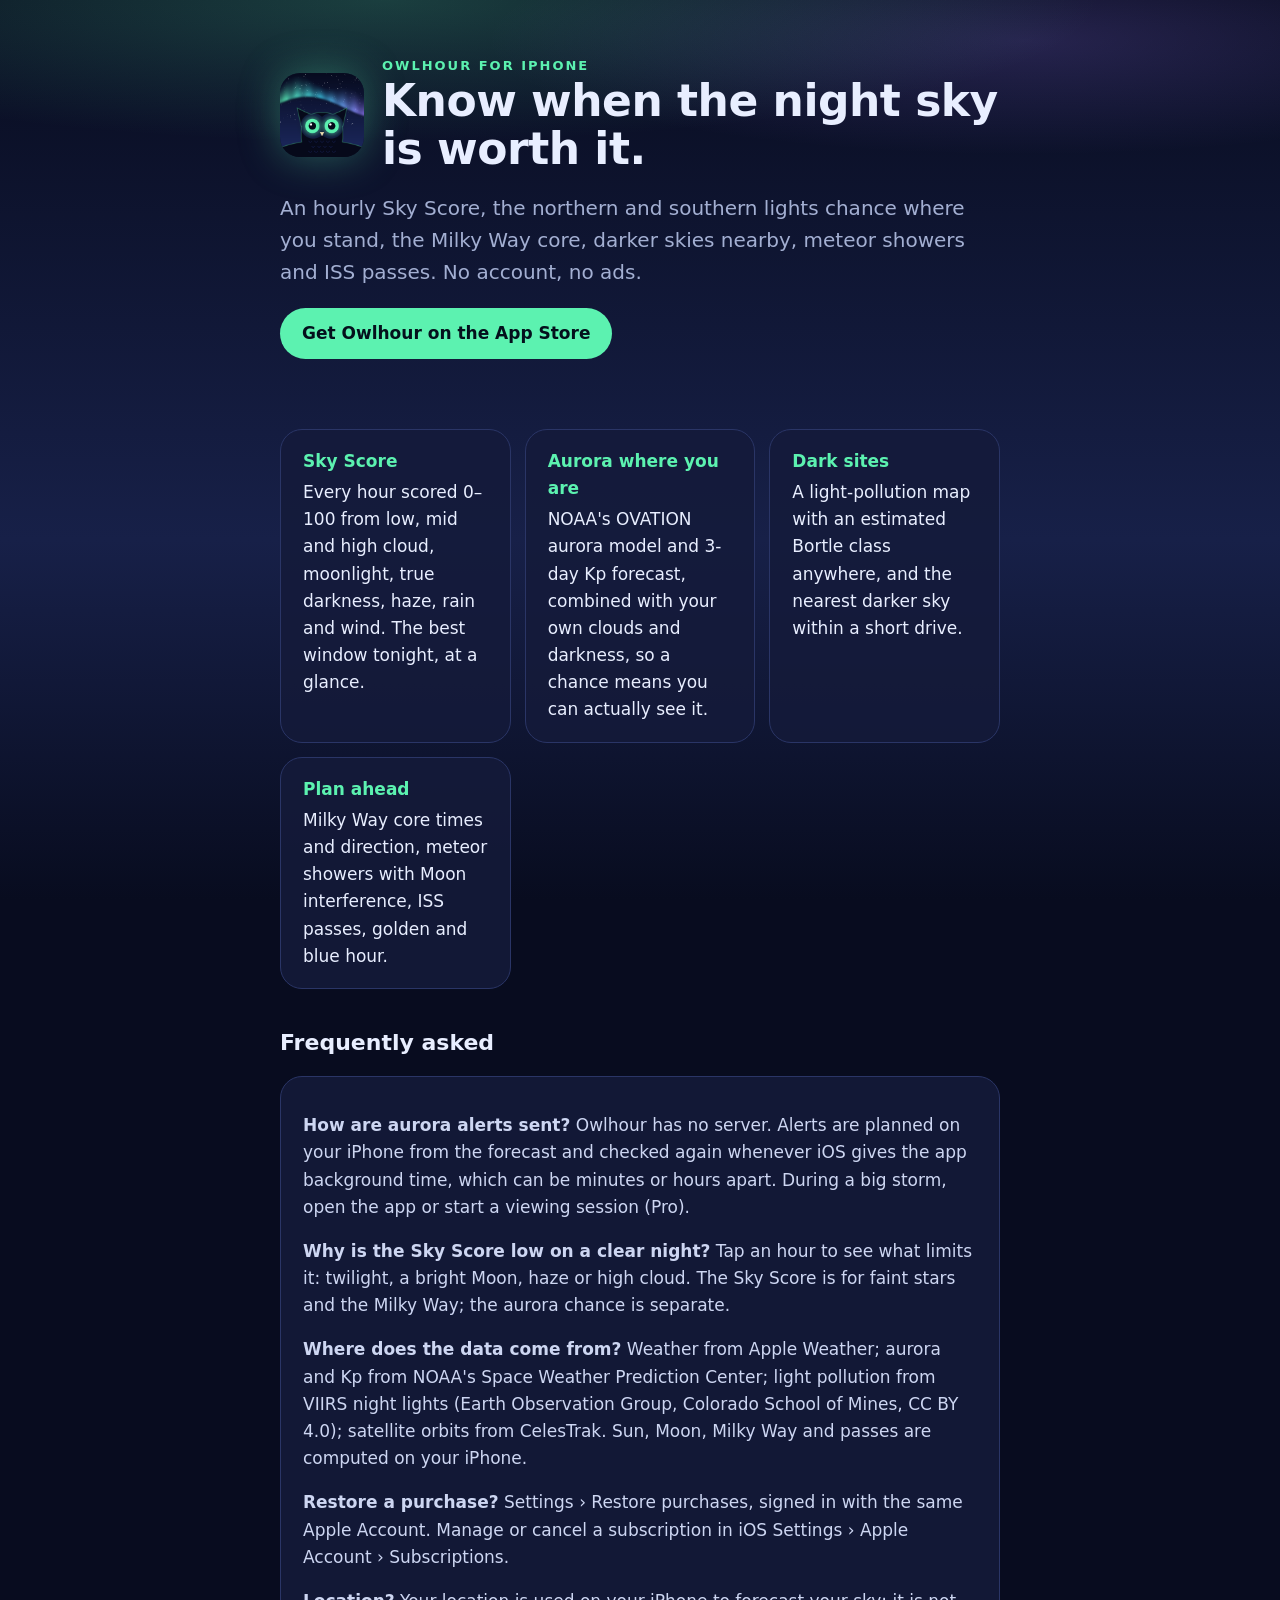
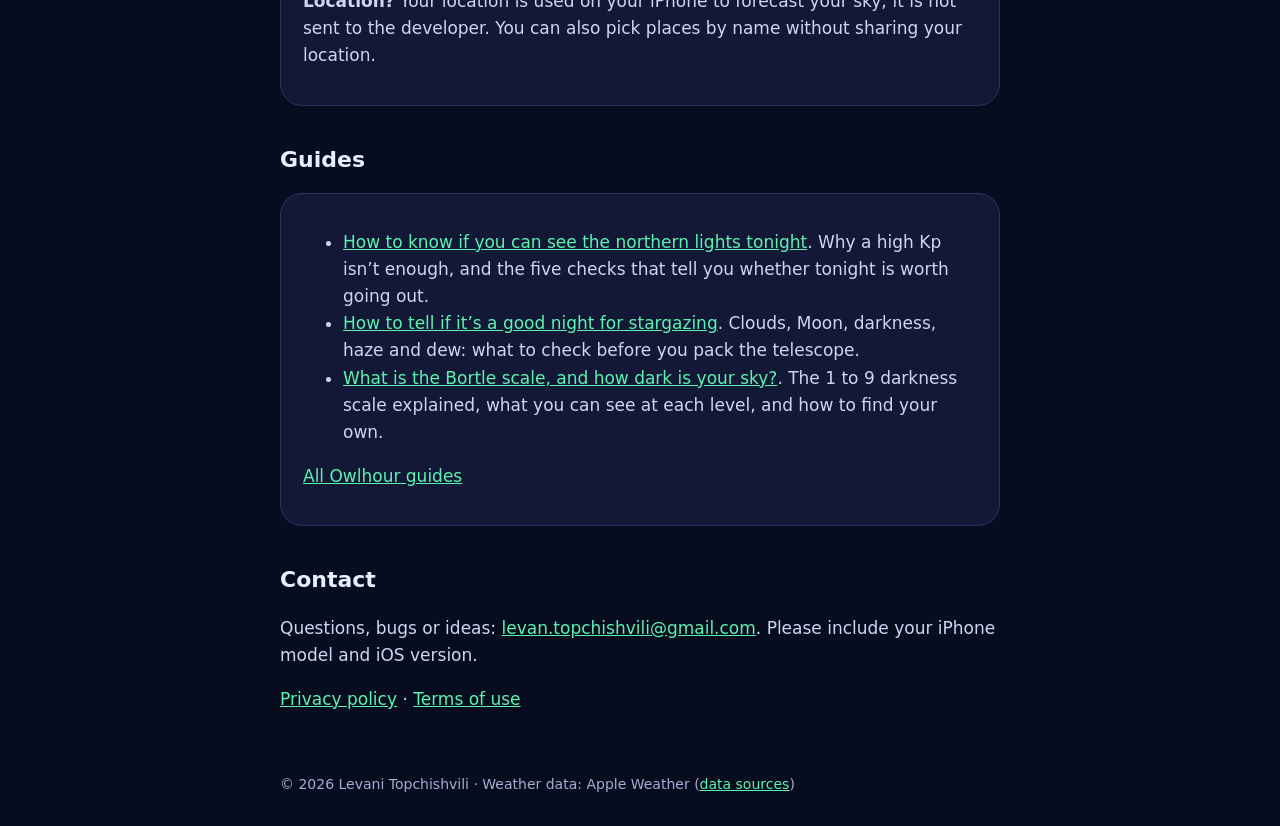
<file: docs/index.html>
<!doctype html>
<html lang="en"><head><meta charset="utf-8"><meta name="viewport" content="width=device-width, initial-scale=1">
<title>Owlhour: Aurora & Stargazing forecast — Help</title>
<meta name="description" content="Owlhour tells you when the night sky is worth it: an hourly Sky Score from clouds at every height, moonlight and darkness, plus the northern lights chance where you stand, the Milky Way core, dark-sky sites, meteors and ISS passes.">
<link rel="canonical" href="https://levan2002.github.io/owlhour/">
<meta name="apple-itunes-app" content="app-id=6818359095">
<link rel="icon" href="icon.png"><link rel="stylesheet" href="style.css"></head>
<body>
<section class="sky"><div class="wrap"><div class="head"><img src="icon.png" alt="Owlhour icon"><div><div class="eyebrow">Owlhour for iPhone</div><h1>Know when the night sky is worth it.</h1></div></div>
<p class="lead">An hourly Sky Score, the northern and southern lights chance where you stand, the Milky Way core, darker skies nearby, meteor showers and ISS passes. No account, no ads.</p>
<p class="g-cta"><a class="g-btn" href="https://apps.apple.com/app/id6818359095">Get Owlhour on the App Store</a></p></div></section>
<main class="wrap">
<div class="grid">
<div class="card"><b>Sky Score</b>Every hour scored 0–100 from low, mid and high cloud, moonlight, true darkness, haze, rain and wind. The best window tonight, at a glance.</div>
<div class="card"><b>Aurora where you are</b>NOAA's OVATION aurora model and 3-day Kp forecast, combined with your own clouds and darkness, so a chance means you can actually see it.</div>
<div class="card"><b>Dark sites</b>A light-pollution map with an estimated Bortle class anywhere, and the nearest darker sky within a short drive.</div>
<div class="card"><b>Plan ahead</b>Milky Way core times and direction, meteor showers with Moon interference, ISS passes, golden and blue hour.</div>
</div>
<h2>Frequently asked</h2>
<div class="card"><p><strong>How are aurora alerts sent?</strong> Owlhour has no server. Alerts are planned on your iPhone from the forecast and checked again whenever iOS gives the app background time, which can be minutes or hours apart. During a big storm, open the app or start a viewing session (Pro).</p>
<p><strong>Why is the Sky Score low on a clear night?</strong> Tap an hour to see what limits it: twilight, a bright Moon, haze or high cloud. The Sky Score is for faint stars and the Milky Way; the aurora chance is separate.</p>
<p><strong>Where does the data come from?</strong> Weather from Apple Weather; aurora and Kp from NOAA's Space Weather Prediction Center; light pollution from VIIRS night lights (Earth Observation Group, Colorado School of Mines, CC BY 4.0); satellite orbits from CelesTrak. Sun, Moon, Milky Way and passes are computed on your iPhone.</p>
<p><strong>Restore a purchase?</strong> Settings › Restore purchases, signed in with the same Apple Account. Manage or cancel a subscription in iOS Settings › Apple Account › Subscriptions.</p>
<p><strong>Location?</strong> Your location is used on your iPhone to forecast your sky; it is not sent to the developer. You can also pick places by name without sharing your location.</p></div>
<h2>Guides</h2>
<div class="card"><ul>
<li><a href="guides/how-to-know-if-you-can-see-the-northern-lights-tonight.html">How to know if you can see the northern lights tonight</a>. Why a high Kp isn’t enough, and the five checks that tell you whether tonight is worth going out.</li>
<li><a href="guides/how-to-tell-if-its-a-good-night-for-stargazing.html">How to tell if it’s a good night for stargazing</a>. Clouds, Moon, darkness, haze and dew: what to check before you pack the telescope.</li>
<li><a href="guides/what-is-the-bortle-scale.html">What is the Bortle scale, and how dark is your sky?</a>. The 1 to 9 darkness scale explained, what you can see at each level, and how to find your own.</li>
</ul>
<p><a href="guides/">All Owlhour guides</a></p></div>
<h2>Contact</h2>
<p>Questions, bugs or ideas: <a href="mailto:levan.topchishvili@gmail.com?subject=Owlhour">levan.topchishvili@gmail.com</a>. Please include your iPhone model and iOS version.</p>
<p><a href="privacy.html">Privacy policy</a> · <a href="terms.html">Terms of use</a></p>
</main><footer>© 2026 Levani Topchishvili · Weather data: Apple Weather (<a href="https://developer.apple.com/weatherkit/data-source-attribution/">data sources</a>)</footer></body></html>
</file>
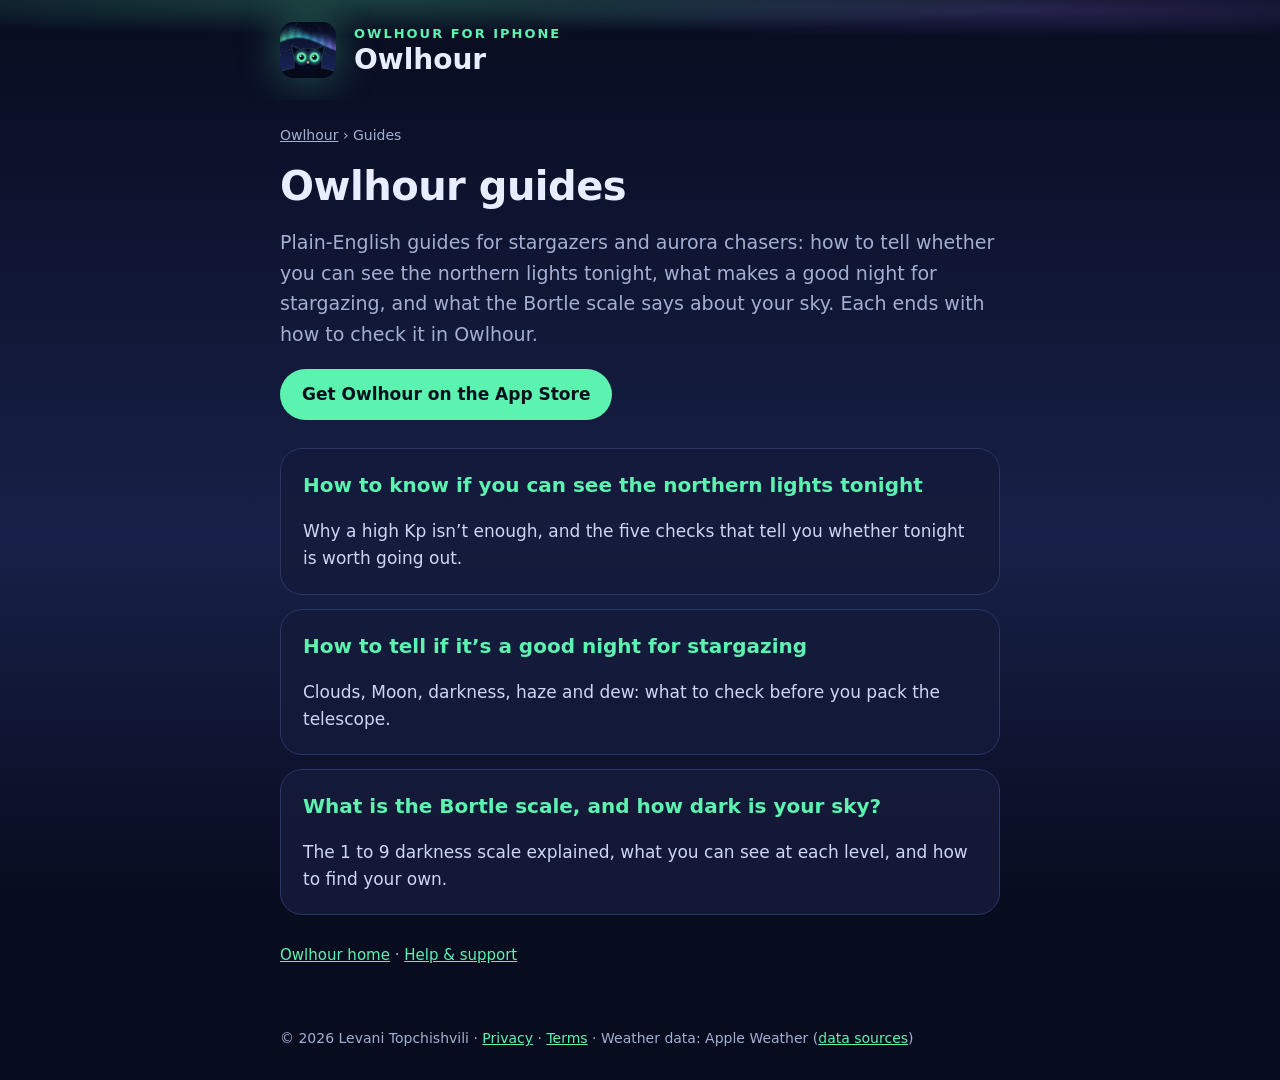
<file: docs/guides/index.html>
<!doctype html>
<html lang="en">
<head>
<meta charset="utf-8">
<meta name="viewport" content="width=device-width, initial-scale=1">
<title>Night Sky Guides: Aurora, Stargazing, Bortle – Owlhour</title>
<meta name="description" content="Plain-English guides to seeing the northern lights, judging a good stargazing night and understanding the Bortle scale, with how to check each in Owlhour.">
<link rel="canonical" href="https://levan2002.github.io/owlhour/guides/">
<meta property="og:type" content="website">
<meta property="og:title" content="Night Sky Guides: Aurora, Stargazing, Bortle – Owlhour">
<meta property="og:description" content="Plain-English guides to seeing the northern lights, judging a good stargazing night and understanding the Bortle scale, with how to check each in Owlhour.">
<meta property="og:url" content="https://levan2002.github.io/owlhour/guides/">
<meta property="og:site_name" content="Owlhour">
<meta name="twitter:card" content="summary">
<meta name="apple-itunes-app" content="app-id=6818359095">
<meta name="theme-color" content="#080c1f">
<link rel="icon" href="../icon.png"><link rel="apple-touch-icon" href="../icon.png"><link rel="stylesheet" href="../style.css">
<script type="application/ld+json">
{
  "@context": "https://schema.org",
  "@type": "CollectionPage",
  "name": "Owlhour guides",
  "url": "https://levan2002.github.io/owlhour/guides/",
  "author": {
    "@type": "Person",
    "name": "Levani Topchishvili"
  },
  "hasPart": [
    {
      "@type": "Article",
      "headline": "How to know if you can see the northern lights tonight",
      "url": "https://levan2002.github.io/owlhour/guides/how-to-know-if-you-can-see-the-northern-lights-tonight.html"
    },
    {
      "@type": "Article",
      "headline": "How to tell if it’s a good night for stargazing",
      "url": "https://levan2002.github.io/owlhour/guides/how-to-tell-if-its-a-good-night-for-stargazing.html"
    },
    {
      "@type": "Article",
      "headline": "What is the Bortle scale, and how dark is your sky?",
      "url": "https://levan2002.github.io/owlhour/guides/what-is-the-bortle-scale.html"
    }
  ]
}
</script>
<script type="application/ld+json">
{
  "@context": "https://schema.org",
  "@type": "BreadcrumbList",
  "itemListElement": [
    {
      "@type": "ListItem",
      "position": 1,
      "name": "Owlhour",
      "item": "https://levan2002.github.io/owlhour/"
    },
    {
      "@type": "ListItem",
      "position": 2,
      "name": "Guides",
      "item": "https://levan2002.github.io/owlhour/guides/"
    }
  ]
}
</script>
</head>
<body>
<section class="sky g-top"><div class="wrap"><a class="head g-home" href="../" aria-label="Owlhour home"><img src="../icon.png" alt="Owlhour icon"><div><div class="eyebrow">Owlhour for iPhone</div><div class="g-brand">Owlhour</div></div></a></div></section>
<main class="wrap g-main">
<nav class="g-crumbs" aria-label="Breadcrumb"><a href="../">Owlhour</a> <span aria-hidden="true">&rsaquo;</span> <span>Guides</span></nav>
<article class="g-article">
<h1>Owlhour guides</h1>
<p class="g-intro">Plain-English guides for stargazers and aurora chasers: how to tell whether you can see the northern lights tonight, what makes a good night for stargazing, and what the Bortle scale says about your sky. Each ends with how to check it in Owlhour.</p>
<p class="g-cta"><a class="g-btn" href="https://apps.apple.com/app/id6818359095">Get Owlhour on the App Store</a></p>
<ul class="g-list">
<li><h2><a href="how-to-know-if-you-can-see-the-northern-lights-tonight.html">How to know if you can see the northern lights tonight</a></h2><p>Why a high Kp isn’t enough, and the five checks that tell you whether tonight is worth going out.</p></li>
<li><h2><a href="how-to-tell-if-its-a-good-night-for-stargazing.html">How to tell if it’s a good night for stargazing</a></h2><p>Clouds, Moon, darkness, haze and dew: what to check before you pack the telescope.</p></li>
<li><h2><a href="what-is-the-bortle-scale.html">What is the Bortle scale, and how dark is your sky?</a></h2><p>The 1 to 9 darkness scale explained, what you can see at each level, and how to find your own.</p></li>
</ul>
<p class="g-back"><a href="../">Owlhour home</a> &middot; <a href="../">Help &amp; support</a></p>
</article>
</main>
<footer>© 2026 Levani Topchishvili · <a href="../privacy.html">Privacy</a> · <a href="../terms.html">Terms</a> · Weather data: Apple Weather (<a href="https://developer.apple.com/weatherkit/data-source-attribution/">data sources</a>)</footer>
</body>
</html>
</file>
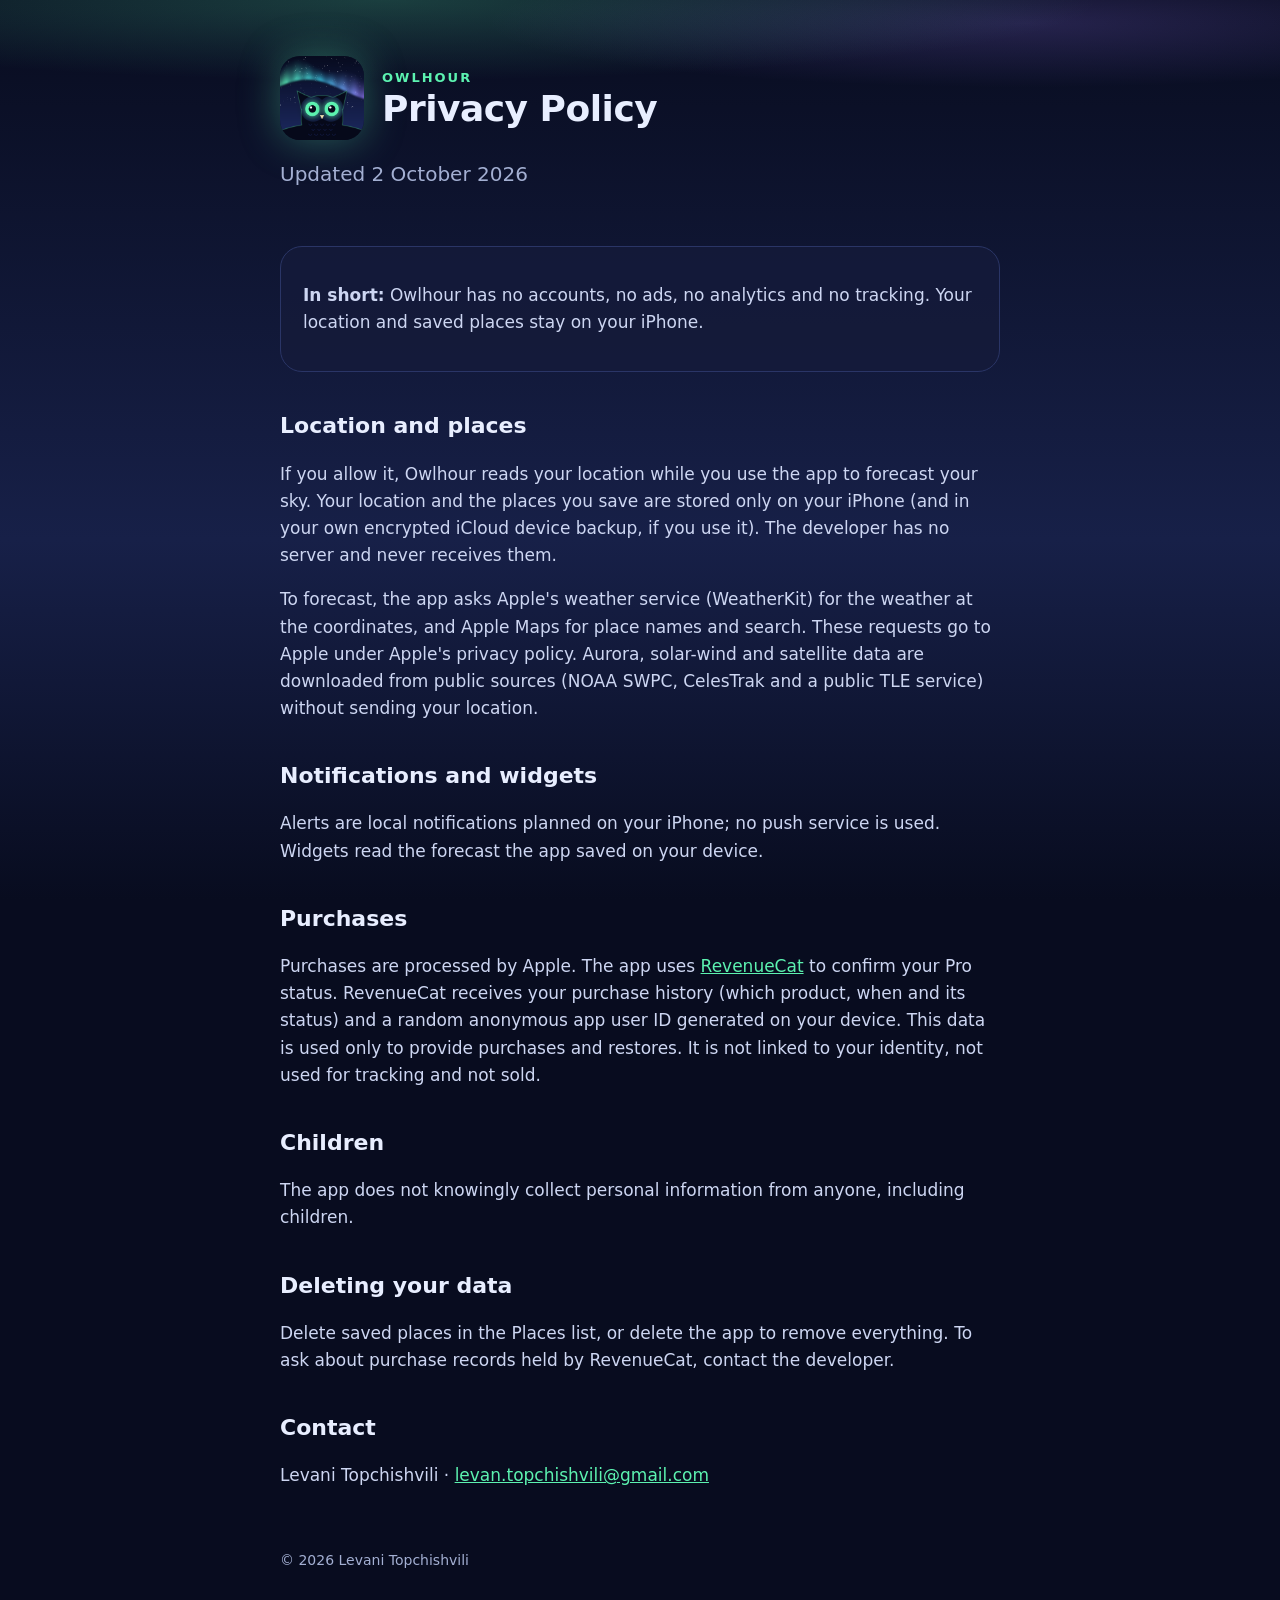
<file: docs/privacy.html>
<!doctype html>
<html lang="en"><head><meta charset="utf-8"><meta name="viewport" content="width=device-width, initial-scale=1">
<title>Owlhour — Privacy Policy</title><link rel="icon" href="icon.png"><link rel="stylesheet" href="style.css"></head>
<body>
<section class="sky"><div class="wrap"><div class="head"><img src="icon.png" alt=""><div><div class="eyebrow">Owlhour</div><h1 style="font-size:36px">Privacy Policy</h1></div></div>
<p class="lead">Updated 2 October 2026</p></div></section>
<main class="wrap">
<div class="card"><p><strong>In short:</strong> Owlhour has no accounts, no ads, no analytics and no tracking. Your location and saved places stay on your iPhone.</p></div>
<h2>Location and places</h2>
<p>If you allow it, Owlhour reads your location while you use the app to forecast your sky. Your location and the places you save are stored only on your iPhone (and in your own encrypted iCloud device backup, if you use it). The developer has no server and never receives them.</p>
<p>To forecast, the app asks Apple's weather service (WeatherKit) for the weather at the coordinates, and Apple Maps for place names and search. These requests go to Apple under Apple's privacy policy. Aurora, solar-wind and satellite data are downloaded from public sources (NOAA SWPC, CelesTrak and a public TLE service) without sending your location.</p>
<h2>Notifications and widgets</h2>
<p>Alerts are local notifications planned on your iPhone; no push service is used. Widgets read the forecast the app saved on your device.</p>
<h2>Purchases</h2>
<p>Purchases are processed by Apple. The app uses <a href="https://www.revenuecat.com/privacy">RevenueCat</a> to confirm your Pro status. RevenueCat receives your purchase history (which product, when and its status) and a random anonymous app user ID generated on your device. This data is used only to provide purchases and restores. It is not linked to your identity, not used for tracking and not sold.</p>
<h2>Children</h2>
<p>The app does not knowingly collect personal information from anyone, including children.</p>
<h2>Deleting your data</h2>
<p>Delete saved places in the Places list, or delete the app to remove everything. To ask about purchase records held by RevenueCat, contact the developer.</p>
<h2>Contact</h2>
<p>Levani Topchishvili · <a href="mailto:levan.topchishvili@gmail.com?subject=Owlhour%20privacy">levan.topchishvili@gmail.com</a></p>
</main><footer>© 2026 Levani Topchishvili</footer></body></html>
</file>
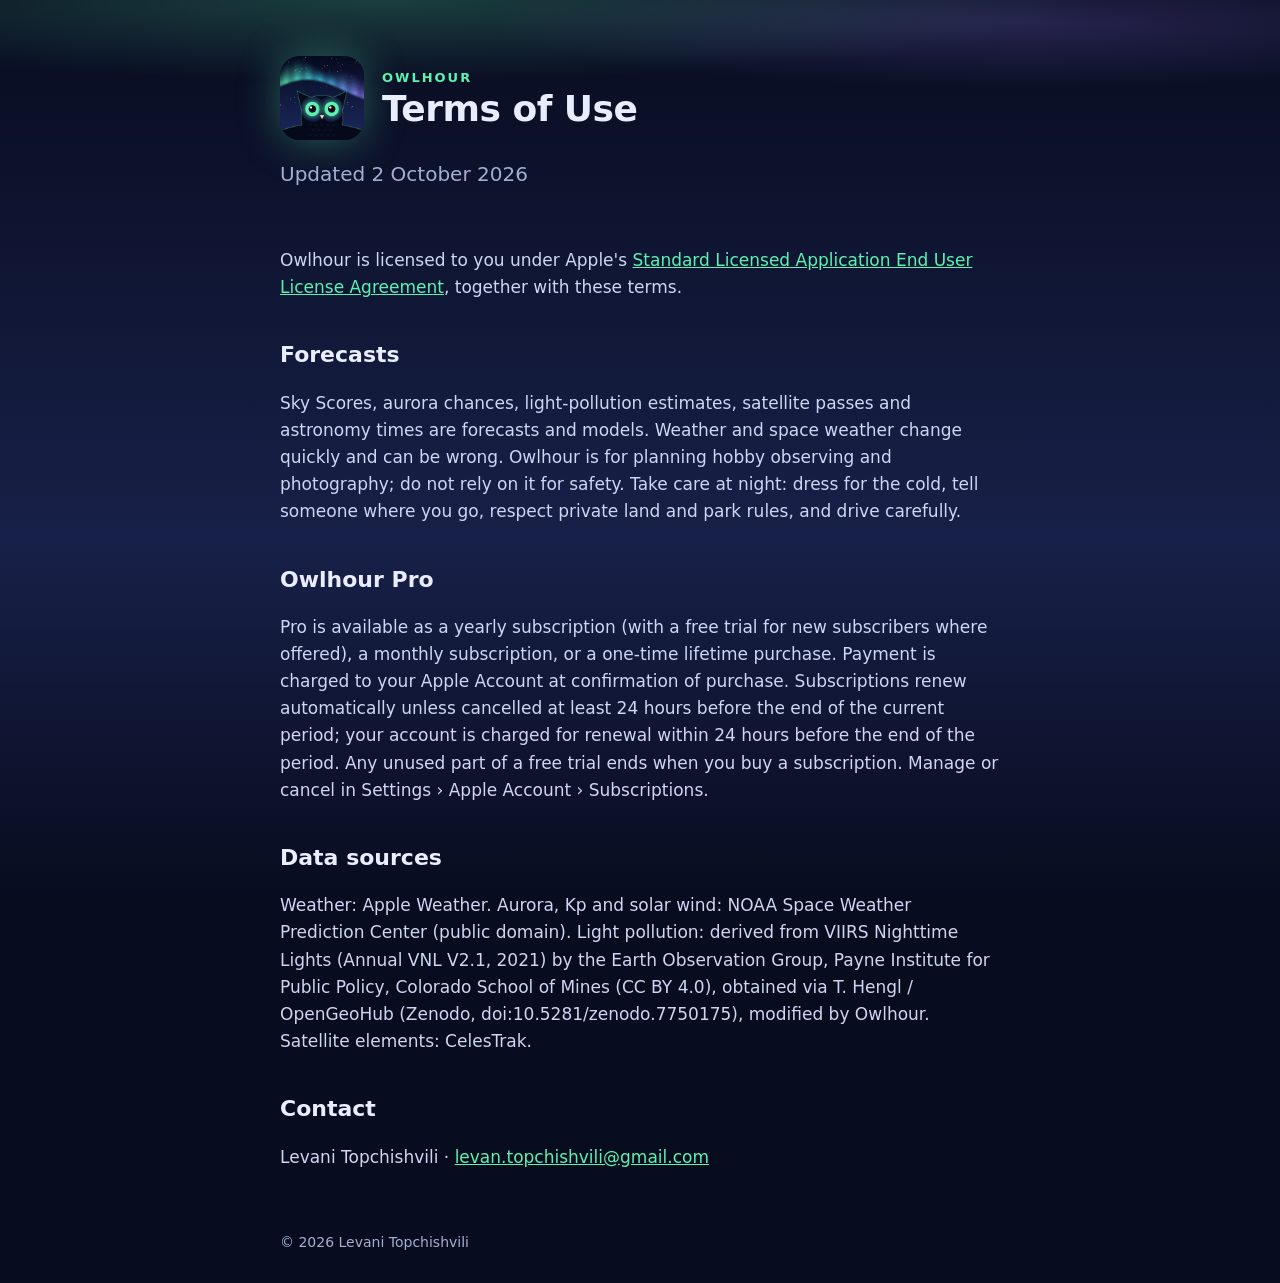
<file: docs/terms.html>
<!doctype html>
<html lang="en"><head><meta charset="utf-8"><meta name="viewport" content="width=device-width, initial-scale=1">
<title>Owlhour — Terms of Use</title><link rel="icon" href="icon.png"><link rel="stylesheet" href="style.css"></head>
<body>
<section class="sky"><div class="wrap"><div class="head"><img src="icon.png" alt=""><div><div class="eyebrow">Owlhour</div><h1 style="font-size:36px">Terms of Use</h1></div></div>
<p class="lead">Updated 2 October 2026</p></div></section>
<main class="wrap">
<p>Owlhour is licensed to you under Apple's <a href="https://www.apple.com/legal/internet-services/itunes/dev/stdeula/">Standard Licensed Application End User License Agreement</a>, together with these terms.</p>
<h2>Forecasts</h2>
<p>Sky Scores, aurora chances, light-pollution estimates, satellite passes and astronomy times are forecasts and models. Weather and space weather change quickly and can be wrong. Owlhour is for planning hobby observing and photography; do not rely on it for safety. Take care at night: dress for the cold, tell someone where you go, respect private land and park rules, and drive carefully.</p>
<h2>Owlhour Pro</h2>
<p>Pro is available as a yearly subscription (with a free trial for new subscribers where offered), a monthly subscription, or a one-time lifetime purchase. Payment is charged to your Apple Account at confirmation of purchase. Subscriptions renew automatically unless cancelled at least 24 hours before the end of the current period; your account is charged for renewal within 24 hours before the end of the period. Any unused part of a free trial ends when you buy a subscription. Manage or cancel in Settings › Apple Account › Subscriptions.</p>
<h2>Data sources</h2>
<p>Weather: Apple Weather. Aurora, Kp and solar wind: NOAA Space Weather Prediction Center (public domain). Light pollution: derived from VIIRS Nighttime Lights (Annual VNL V2.1, 2021) by the Earth Observation Group, Payne Institute for Public Policy, Colorado School of Mines (CC BY 4.0), obtained via T. Hengl / OpenGeoHub (Zenodo, doi:10.5281/zenodo.7750175), modified by Owlhour. Satellite elements: CelesTrak.</p>
<h2>Contact</h2>
<p>Levani Topchishvili · <a href="mailto:levan.topchishvili@gmail.com?subject=Owlhour">levan.topchishvili@gmail.com</a></p>
</main><footer>© 2026 Levani Topchishvili</footer></body></html>
</file>
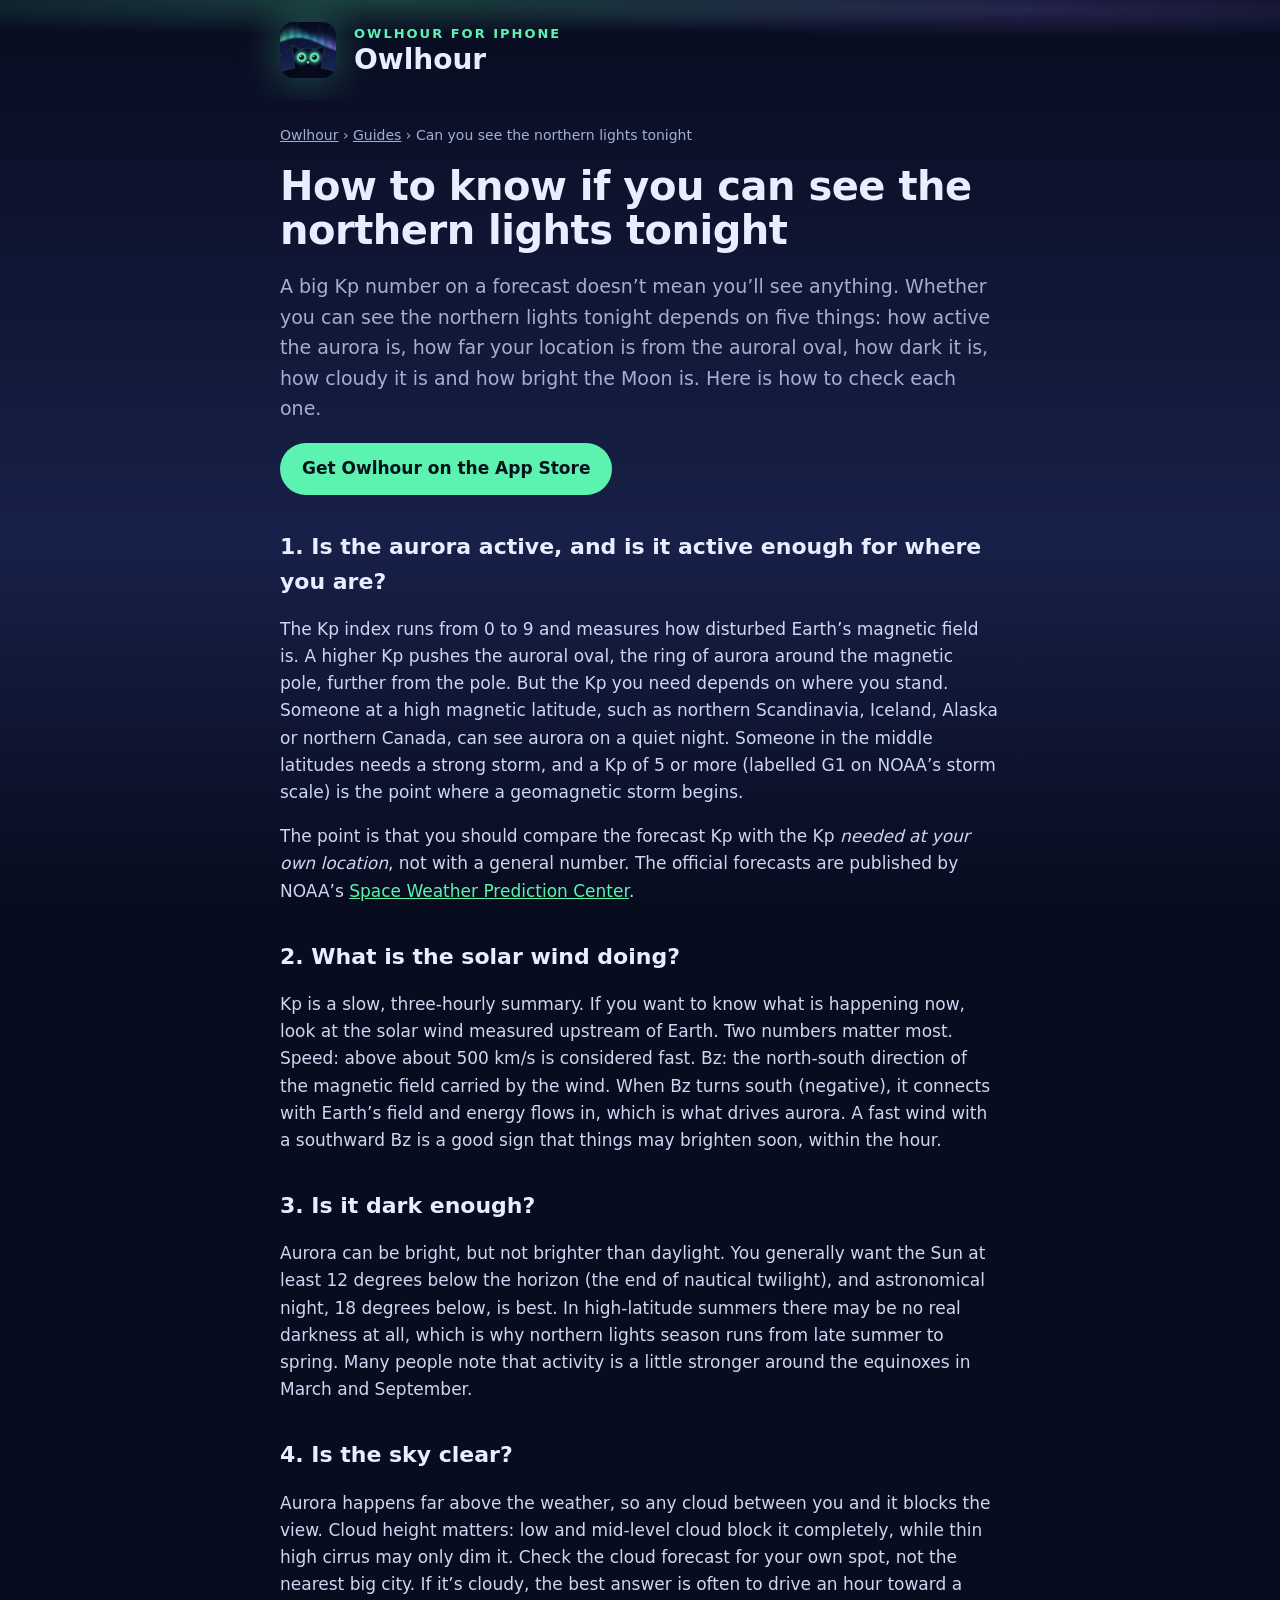
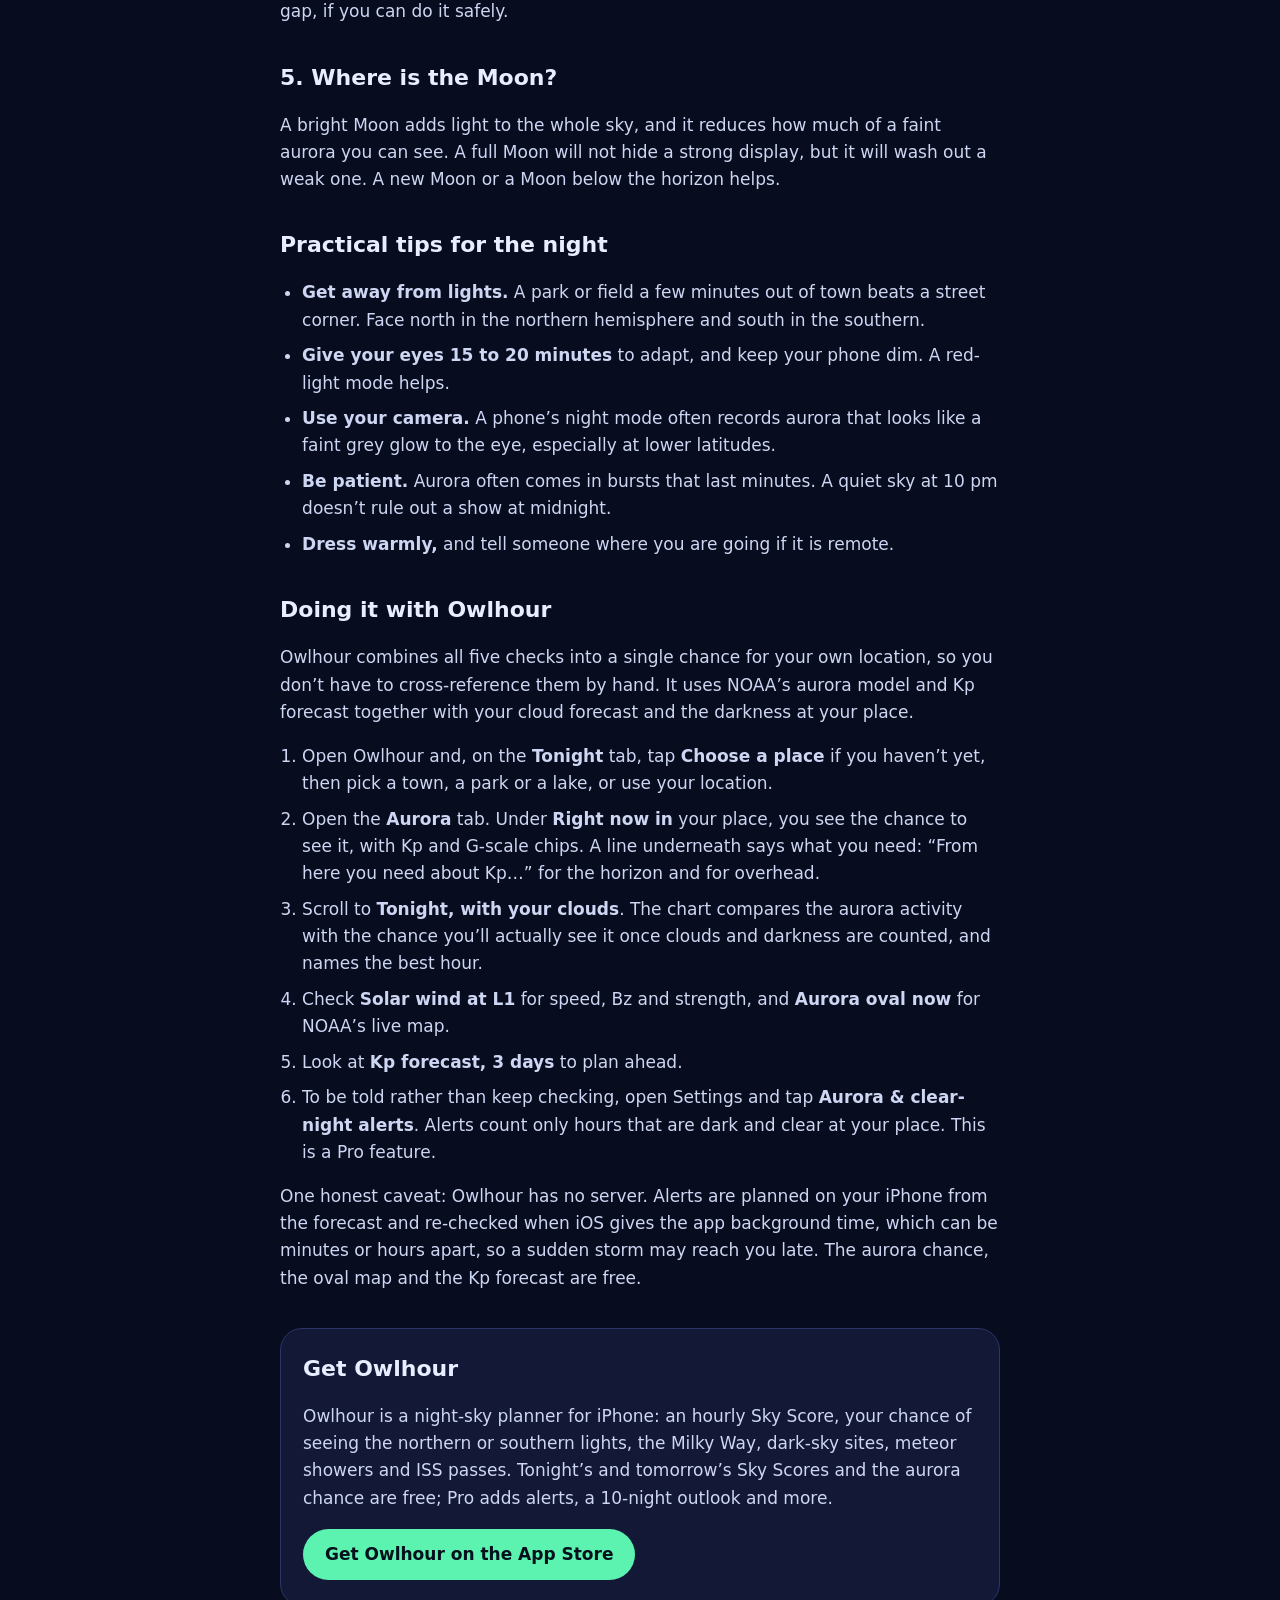
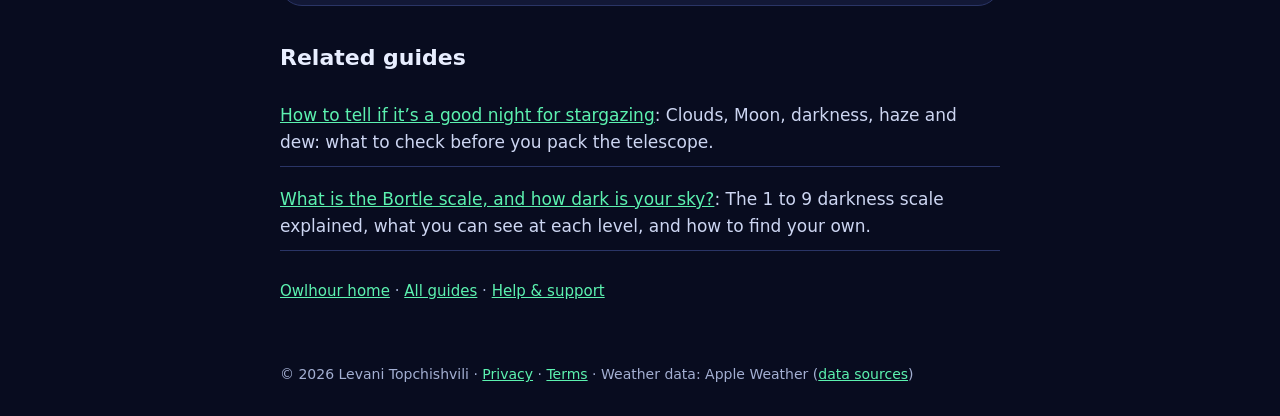
<file: docs/guides/how-to-know-if-you-can-see-the-northern-lights-tonight.html>
<!doctype html>
<html lang="en">
<head>
<meta charset="utf-8">
<meta name="viewport" content="width=device-width, initial-scale=1">
<title>How to Know if You Can See the Northern Lights Tonight – Owlhour</title>
<meta name="description" content="Kp alone doesn’t tell you if you’ll see the aurora. Learn the five things that do: Kp for your latitude, darkness, clouds, the Moon and the solar wind.">
<link rel="canonical" href="https://levan2002.github.io/owlhour/guides/how-to-know-if-you-can-see-the-northern-lights-tonight.html">
<meta property="og:type" content="article">
<meta property="og:title" content="How to Know if You Can See the Northern Lights Tonight – Owlhour">
<meta property="og:description" content="Kp alone doesn’t tell you if you’ll see the aurora. Learn the five things that do: Kp for your latitude, darkness, clouds, the Moon and the solar wind.">
<meta property="og:url" content="https://levan2002.github.io/owlhour/guides/how-to-know-if-you-can-see-the-northern-lights-tonight.html">
<meta property="og:site_name" content="Owlhour">
<meta name="twitter:card" content="summary">
<meta name="apple-itunes-app" content="app-id=6818359095">
<meta name="theme-color" content="#080c1f">
<link rel="icon" href="../icon.png"><link rel="apple-touch-icon" href="../icon.png"><link rel="stylesheet" href="../style.css">
<script type="application/ld+json">
{
  "@context": "https://schema.org",
  "@type": "Article",
  "headline": "How to know if you can see the northern lights tonight",
  "description": "Kp alone doesn’t tell you if you’ll see the aurora. Learn the five things that do: Kp for your latitude, darkness, clouds, the Moon and the solar wind.",
  "author": {
    "@type": "Person",
    "name": "Levani Topchishvili"
  },
  "publisher": {
    "@type": "Person",
    "name": "Levani Topchishvili"
  },
  "datePublished": "2026-10-05",
  "dateModified": "2026-10-05",
  "mainEntityOfPage": "https://levan2002.github.io/owlhour/guides/how-to-know-if-you-can-see-the-northern-lights-tonight.html",
  "inLanguage": "en"
}
</script>
<script type="application/ld+json">
{
  "@context": "https://schema.org",
  "@type": "BreadcrumbList",
  "itemListElement": [
    {
      "@type": "ListItem",
      "position": 1,
      "name": "Owlhour",
      "item": "https://levan2002.github.io/owlhour/"
    },
    {
      "@type": "ListItem",
      "position": 2,
      "name": "Guides",
      "item": "https://levan2002.github.io/owlhour/guides/"
    },
    {
      "@type": "ListItem",
      "position": 3,
      "name": "Can you see the northern lights tonight",
      "item": "https://levan2002.github.io/owlhour/guides/how-to-know-if-you-can-see-the-northern-lights-tonight.html"
    }
  ]
}
</script>
</head>
<body>
<section class="sky g-top"><div class="wrap"><a class="head g-home" href="../" aria-label="Owlhour home"><img src="../icon.png" alt="Owlhour icon"><div><div class="eyebrow">Owlhour for iPhone</div><div class="g-brand">Owlhour</div></div></a></div></section>
<main class="wrap g-main">
<nav class="g-crumbs" aria-label="Breadcrumb"><a href="../">Owlhour</a> <span aria-hidden="true">&rsaquo;</span> <a href="./">Guides</a> <span aria-hidden="true">&rsaquo;</span> <span>Can you see the northern lights tonight</span></nav>
<article class="g-article">
<h1>How to know if you can see the northern lights tonight</h1>
<p class="g-intro">A big Kp number on a forecast doesn’t mean you’ll see anything. Whether you can see the northern lights tonight depends on five things: how active the aurora is, how far your location is from the auroral oval, how dark it is, how cloudy it is and how bright the Moon is. Here is how to check each one.</p>
<p class="g-cta"><a class="g-btn" href="https://apps.apple.com/app/id6818359095">Get Owlhour on the App Store</a></p>

<h2>1. Is the aurora active, and is it active enough for where you are?</h2>
<p>The Kp index runs from 0 to 9 and measures how disturbed Earth’s magnetic field is. A higher Kp pushes the auroral oval, the ring of aurora around the magnetic pole, further from the pole. But the Kp you need depends on where you stand. Someone at a high magnetic latitude, such as northern Scandinavia, Iceland, Alaska or northern Canada, can see aurora on a quiet night. Someone in the middle latitudes needs a strong storm, and a Kp of 5 or more (labelled G1 on NOAA’s storm scale) is the point where a geomagnetic storm begins.</p>
<p>The point is that you should compare the forecast Kp with the Kp <em>needed at your own location</em>, not with a general number. The official forecasts are published by NOAA’s <a href="https://www.swpc.noaa.gov/">Space Weather Prediction Center</a>.</p>
<h2>2. What is the solar wind doing?</h2>
<p>Kp is a slow, three-hourly summary. If you want to know what is happening now, look at the solar wind measured upstream of Earth. Two numbers matter most. Speed: above about 500 km/s is considered fast. Bz: the north-south direction of the magnetic field carried by the wind. When Bz turns south (negative), it connects with Earth’s field and energy flows in, which is what drives aurora. A fast wind with a southward Bz is a good sign that things may brighten soon, within the hour.</p>
<h2>3. Is it dark enough?</h2>
<p>Aurora can be bright, but not brighter than daylight. You generally want the Sun at least 12 degrees below the horizon (the end of nautical twilight), and astronomical night, 18 degrees below, is best. In high-latitude summers there may be no real darkness at all, which is why northern lights season runs from late summer to spring. Many people note that activity is a little stronger around the equinoxes in March and September.</p>
<h2>4. Is the sky clear?</h2>
<p>Aurora happens far above the weather, so any cloud between you and it blocks the view. Cloud height matters: low and mid-level cloud block it completely, while thin high cirrus may only dim it. Check the cloud forecast for your own spot, not the nearest big city. If it’s cloudy, the best answer is often to drive an hour toward a gap, if you can do it safely.</p>
<h2>5. Where is the Moon?</h2>
<p>A bright Moon adds light to the whole sky, and it reduces how much of a faint aurora you can see. A full Moon will not hide a strong display, but it will wash out a weak one. A new Moon or a Moon below the horizon helps.</p>

<h2>Practical tips for the night</h2>
<ul>
<li><strong>Get away from lights.</strong> A park or field a few minutes out of town beats a street corner. Face north in the northern hemisphere and south in the southern.</li>
<li><strong>Give your eyes 15 to 20 minutes</strong> to adapt, and keep your phone dim. A red-light mode helps.</li>
<li><strong>Use your camera.</strong> A phone’s night mode often records aurora that looks like a faint grey glow to the eye, especially at lower latitudes.</li>
<li><strong>Be patient.</strong> Aurora often comes in bursts that last minutes. A quiet sky at 10 pm doesn’t rule out a show at midnight.</li>
<li><strong>Dress warmly,</strong> and tell someone where you are going if it is remote.</li>
</ul>

<h2 id="doing-it">Doing it with Owlhour</h2>

<p>Owlhour combines all five checks into a single chance for your own location, so you don’t have to cross-reference them by hand. It uses NOAA’s aurora model and Kp forecast together with your cloud forecast and the darkness at your place.</p>
<ol class="g-steps">
<li>Open Owlhour and, on the <strong>Tonight</strong> tab, tap <strong>Choose a place</strong> if you haven’t yet, then pick a town, a park or a lake, or use your location.</li>
<li>Open the <strong>Aurora</strong> tab. Under <strong>Right now in</strong> your place, you see the chance to see it, with Kp and G-scale chips. A line underneath says what you need: “From here you need about Kp…” for the horizon and for overhead.</li>
<li>Scroll to <strong>Tonight, with your clouds</strong>. The chart compares the aurora activity with the chance you’ll actually see it once clouds and darkness are counted, and names the best hour.</li>
<li>Check <strong>Solar wind at L1</strong> for speed, Bz and strength, and <strong>Aurora oval now</strong> for NOAA’s live map.</li>
<li>Look at <strong>Kp forecast, 3 days</strong> to plan ahead.</li>
<li>To be told rather than keep checking, open Settings and tap <strong>Aurora &amp; clear-night alerts</strong>. Alerts count only hours that are dark and clear at your place. This is a Pro feature.</li>
</ol>
<p>One honest caveat: Owlhour has no server. Alerts are planned on your iPhone from the forecast and re-checked when iOS gives the app background time, which can be minutes or hours apart, so a sudden storm may reach you late. The aurora chance, the oval map and the Kp forecast are free.</p>

<aside class="g-end">
<h2>Get Owlhour</h2>
<p>Owlhour is a night-sky planner for iPhone: an hourly Sky Score, your chance of seeing the northern or southern lights, the Milky Way, dark-sky sites, meteor showers and ISS passes. Tonight’s and tomorrow’s Sky Scores and the aurora chance are free; Pro adds alerts, a 10-night outlook and more.</p>
<p><a class="g-btn" href="https://apps.apple.com/app/id6818359095">Get Owlhour on the App Store</a></p>
</aside>
<h2>Related guides</h2>
<ul class="g-related">
<li><a href="how-to-tell-if-its-a-good-night-for-stargazing.html">How to tell if it’s a good night for stargazing</a>: Clouds, Moon, darkness, haze and dew: what to check before you pack the telescope.</li>
<li><a href="what-is-the-bortle-scale.html">What is the Bortle scale, and how dark is your sky?</a>: The 1 to 9 darkness scale explained, what you can see at each level, and how to find your own.</li>
</ul>
<p class="g-back"><a href="../">Owlhour home</a> &middot; <a href="./">All guides</a> &middot; <a href="../">Help &amp; support</a></p>
</article>
</main>
<footer>© 2026 Levani Topchishvili · <a href="../privacy.html">Privacy</a> · <a href="../terms.html">Terms</a> · Weather data: Apple Weather (<a href="https://developer.apple.com/weatherkit/data-source-attribution/">data sources</a>)</footer>
</body>
</html>
</file>
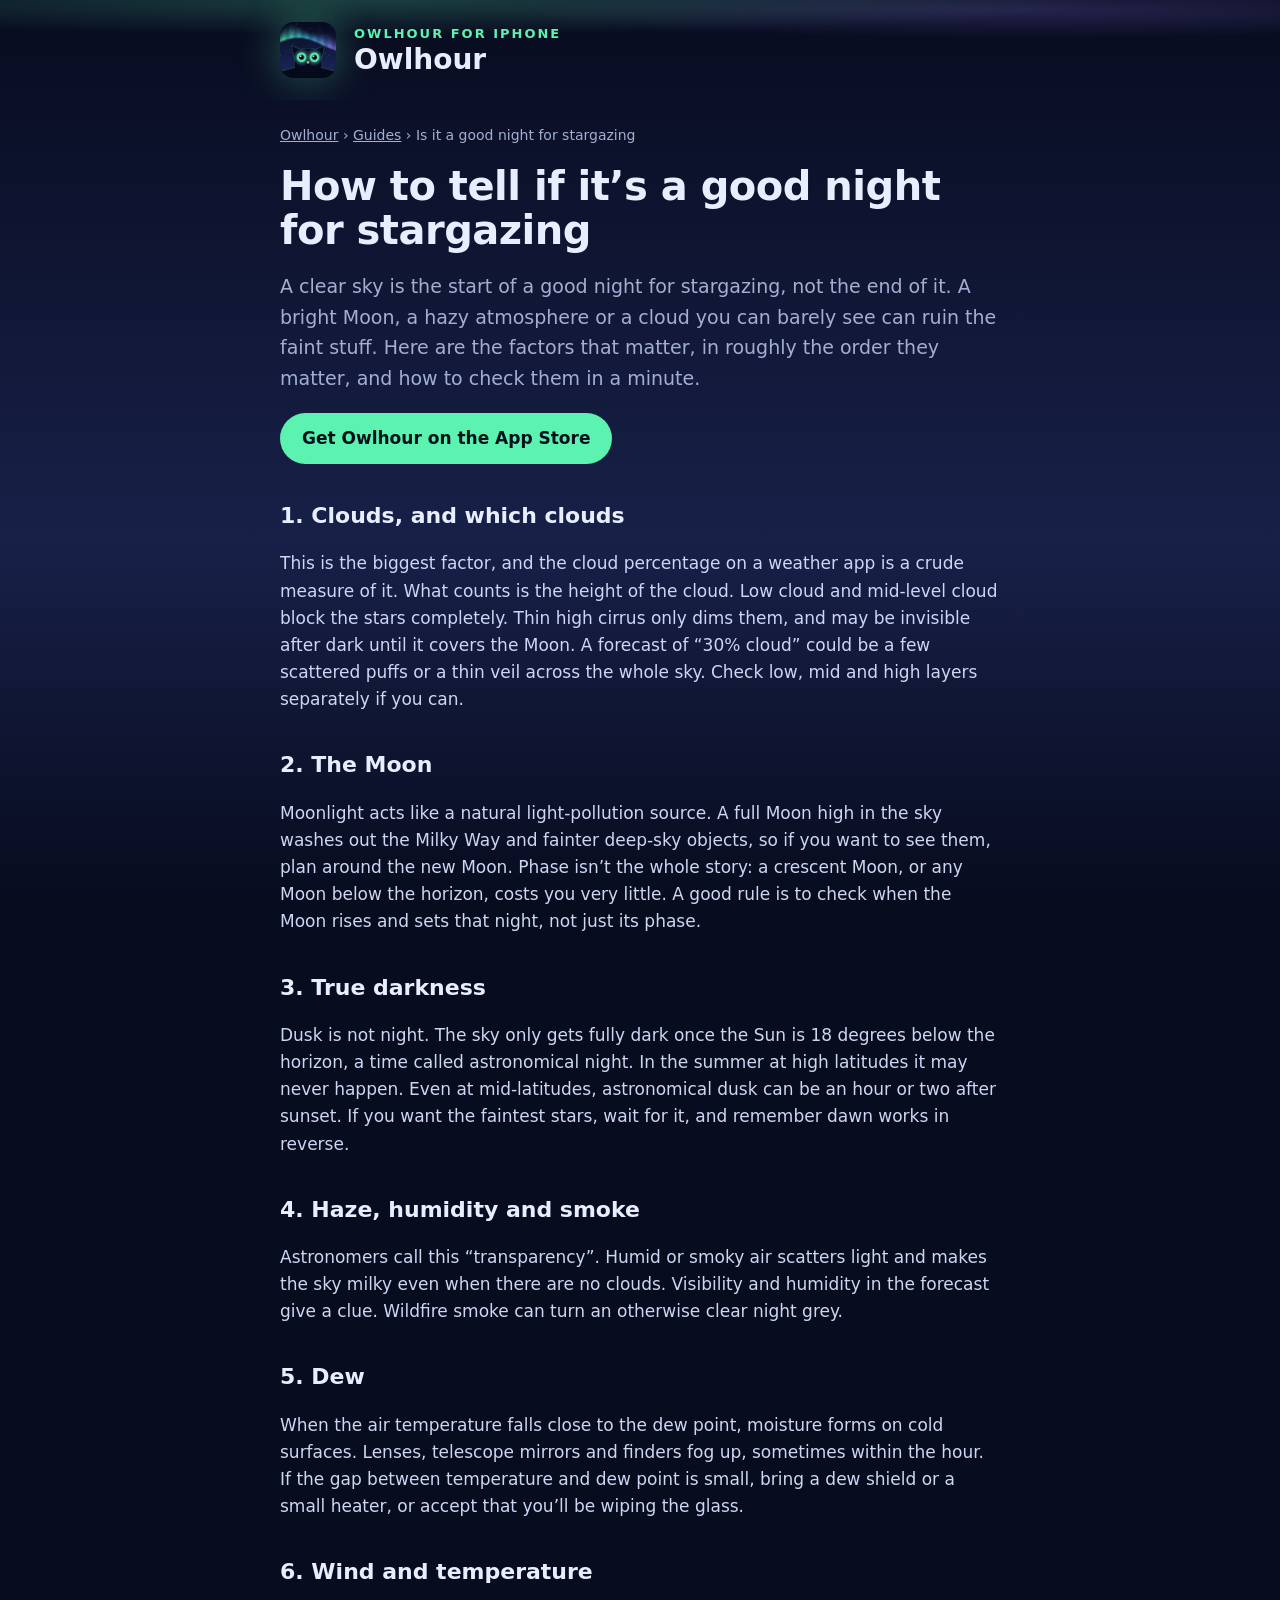
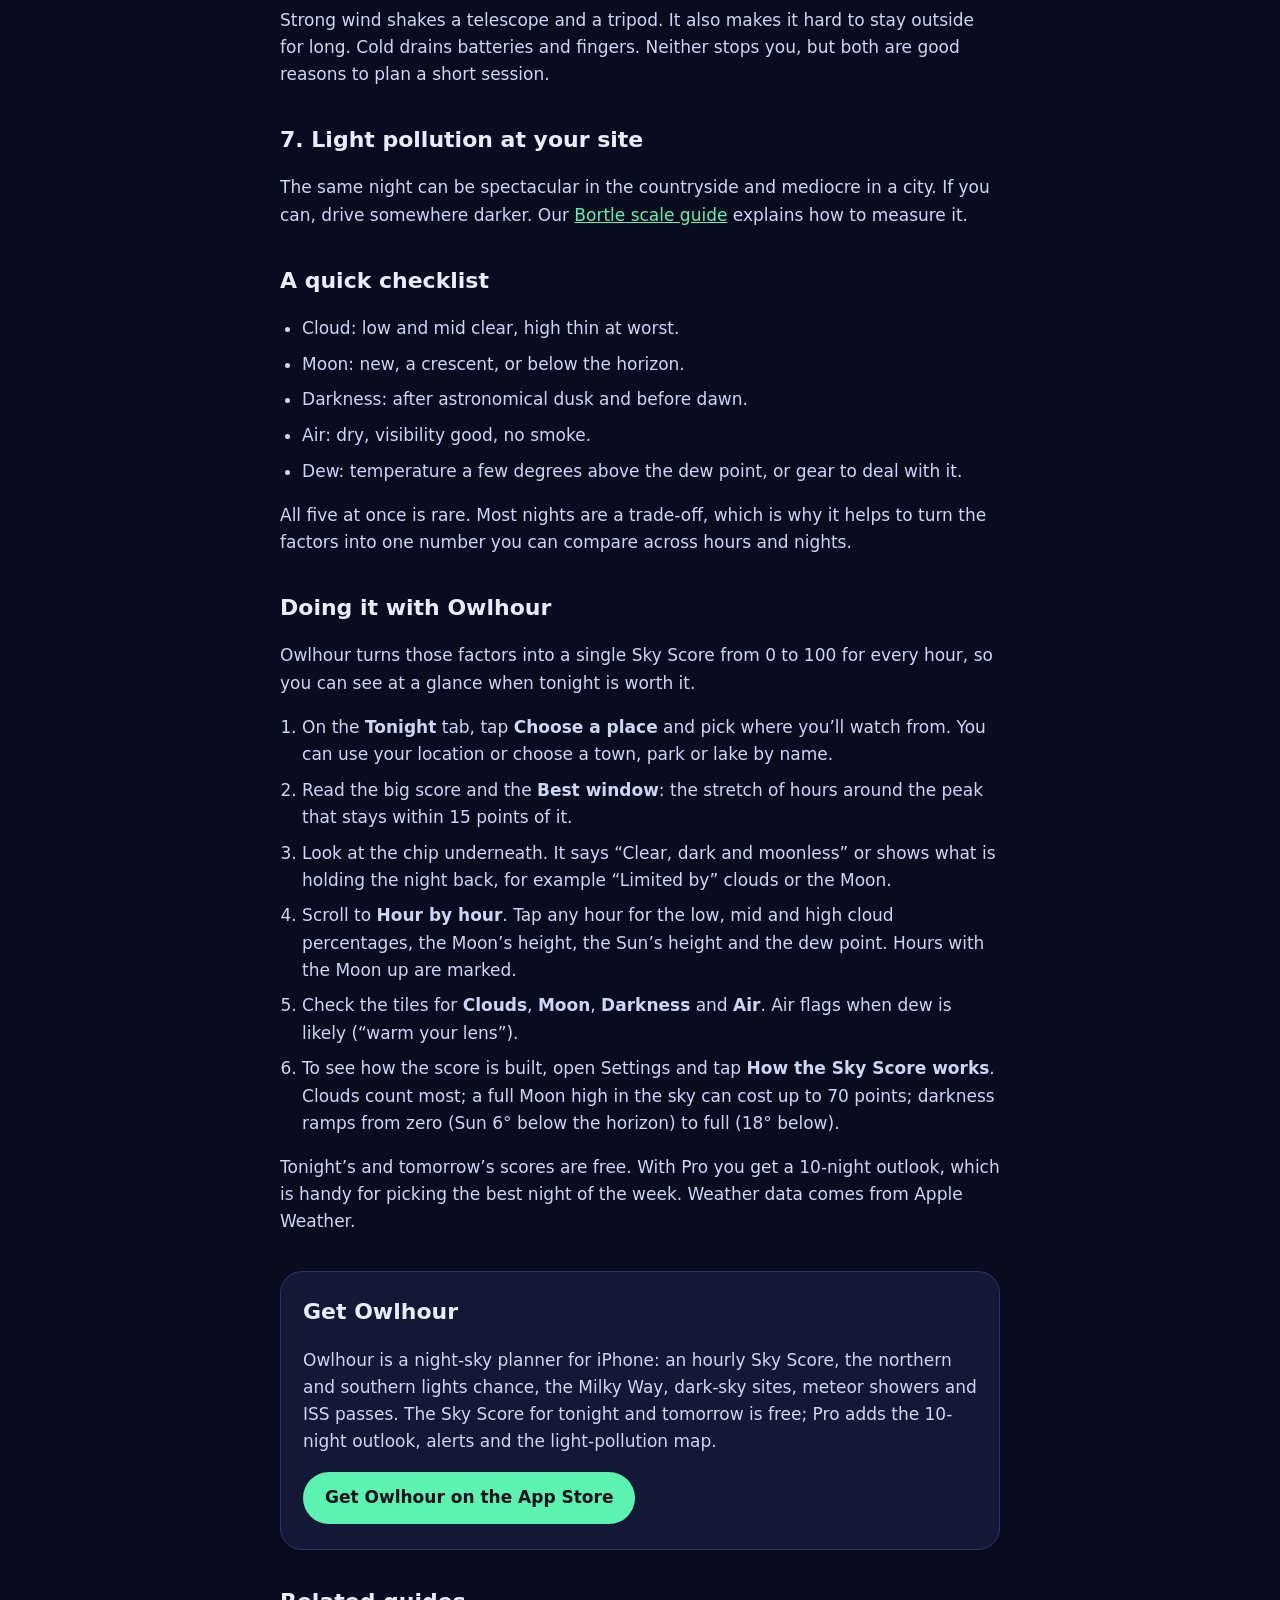
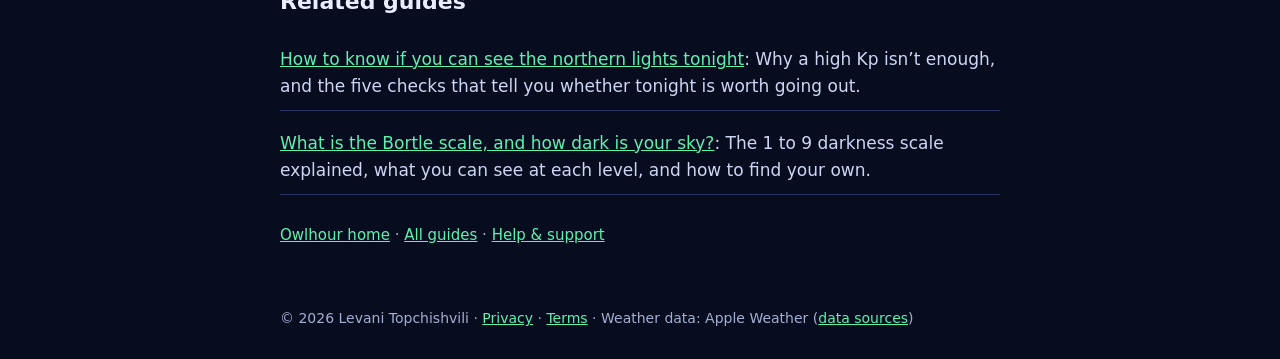
<file: docs/guides/how-to-tell-if-its-a-good-night-for-stargazing.html>
<!doctype html>
<html lang="en">
<head>
<meta charset="utf-8">
<meta name="viewport" content="width=device-width, initial-scale=1">
<title>How to Tell if It’s a Good Night for Stargazing – Owlhour</title>
<meta name="description" content="A clear sky isn’t enough. Learn what makes a good night for stargazing: cloud height, the Moon, true darkness, haze and dew, and how to check them quickly.">
<link rel="canonical" href="https://levan2002.github.io/owlhour/guides/how-to-tell-if-its-a-good-night-for-stargazing.html">
<meta property="og:type" content="article">
<meta property="og:title" content="How to Tell if It’s a Good Night for Stargazing – Owlhour">
<meta property="og:description" content="A clear sky isn’t enough. Learn what makes a good night for stargazing: cloud height, the Moon, true darkness, haze and dew, and how to check them quickly.">
<meta property="og:url" content="https://levan2002.github.io/owlhour/guides/how-to-tell-if-its-a-good-night-for-stargazing.html">
<meta property="og:site_name" content="Owlhour">
<meta name="twitter:card" content="summary">
<meta name="apple-itunes-app" content="app-id=6818359095">
<meta name="theme-color" content="#080c1f">
<link rel="icon" href="../icon.png"><link rel="apple-touch-icon" href="../icon.png"><link rel="stylesheet" href="../style.css">
<script type="application/ld+json">
{
  "@context": "https://schema.org",
  "@type": "Article",
  "headline": "How to tell if it’s a good night for stargazing",
  "description": "A clear sky isn’t enough. Learn what makes a good night for stargazing: cloud height, the Moon, true darkness, haze and dew, and how to check them quickly.",
  "author": {
    "@type": "Person",
    "name": "Levani Topchishvili"
  },
  "publisher": {
    "@type": "Person",
    "name": "Levani Topchishvili"
  },
  "datePublished": "2026-10-05",
  "dateModified": "2026-10-05",
  "mainEntityOfPage": "https://levan2002.github.io/owlhour/guides/how-to-tell-if-its-a-good-night-for-stargazing.html",
  "inLanguage": "en"
}
</script>
<script type="application/ld+json">
{
  "@context": "https://schema.org",
  "@type": "BreadcrumbList",
  "itemListElement": [
    {
      "@type": "ListItem",
      "position": 1,
      "name": "Owlhour",
      "item": "https://levan2002.github.io/owlhour/"
    },
    {
      "@type": "ListItem",
      "position": 2,
      "name": "Guides",
      "item": "https://levan2002.github.io/owlhour/guides/"
    },
    {
      "@type": "ListItem",
      "position": 3,
      "name": "Is it a good night for stargazing",
      "item": "https://levan2002.github.io/owlhour/guides/how-to-tell-if-its-a-good-night-for-stargazing.html"
    }
  ]
}
</script>
</head>
<body>
<section class="sky g-top"><div class="wrap"><a class="head g-home" href="../" aria-label="Owlhour home"><img src="../icon.png" alt="Owlhour icon"><div><div class="eyebrow">Owlhour for iPhone</div><div class="g-brand">Owlhour</div></div></a></div></section>
<main class="wrap g-main">
<nav class="g-crumbs" aria-label="Breadcrumb"><a href="../">Owlhour</a> <span aria-hidden="true">&rsaquo;</span> <a href="./">Guides</a> <span aria-hidden="true">&rsaquo;</span> <span>Is it a good night for stargazing</span></nav>
<article class="g-article">
<h1>How to tell if it’s a good night for stargazing</h1>
<p class="g-intro">A clear sky is the start of a good night for stargazing, not the end of it. A bright Moon, a hazy atmosphere or a cloud you can barely see can ruin the faint stuff. Here are the factors that matter, in roughly the order they matter, and how to check them in a minute.</p>
<p class="g-cta"><a class="g-btn" href="https://apps.apple.com/app/id6818359095">Get Owlhour on the App Store</a></p>

<h2>1. Clouds, and which clouds</h2>
<p>This is the biggest factor, and the cloud percentage on a weather app is a crude measure of it. What counts is the height of the cloud. Low cloud and mid-level cloud block the stars completely. Thin high cirrus only dims them, and may be invisible after dark until it covers the Moon. A forecast of “30% cloud” could be a few scattered puffs or a thin veil across the whole sky. Check low, mid and high layers separately if you can.</p>
<h2>2. The Moon</h2>
<p>Moonlight acts like a natural light-pollution source. A full Moon high in the sky washes out the Milky Way and fainter deep-sky objects, so if you want to see them, plan around the new Moon. Phase isn’t the whole story: a crescent Moon, or any Moon below the horizon, costs you very little. A good rule is to check when the Moon rises and sets that night, not just its phase.</p>
<h2>3. True darkness</h2>
<p>Dusk is not night. The sky only gets fully dark once the Sun is 18 degrees below the horizon, a time called astronomical night. In the summer at high latitudes it may never happen. Even at mid-latitudes, astronomical dusk can be an hour or two after sunset. If you want the faintest stars, wait for it, and remember dawn works in reverse.</p>
<h2>4. Haze, humidity and smoke</h2>
<p>Astronomers call this “transparency”. Humid or smoky air scatters light and makes the sky milky even when there are no clouds. Visibility and humidity in the forecast give a clue. Wildfire smoke can turn an otherwise clear night grey.</p>
<h2>5. Dew</h2>
<p>When the air temperature falls close to the dew point, moisture forms on cold surfaces. Lenses, telescope mirrors and finders fog up, sometimes within the hour. If the gap between temperature and dew point is small, bring a dew shield or a small heater, or accept that you’ll be wiping the glass.</p>
<h2>6. Wind and temperature</h2>
<p>Strong wind shakes a telescope and a tripod. It also makes it hard to stay outside for long. Cold drains batteries and fingers. Neither stops you, but both are good reasons to plan a short session.</p>
<h2>7. Light pollution at your site</h2>
<p>The same night can be spectacular in the countryside and mediocre in a city. If you can, drive somewhere darker. Our <a href="what-is-the-bortle-scale.html">Bortle scale guide</a> explains how to measure it.</p>

<h2>A quick checklist</h2>
<ul>
<li>Cloud: low and mid clear, high thin at worst.</li>
<li>Moon: new, a crescent, or below the horizon.</li>
<li>Darkness: after astronomical dusk and before dawn.</li>
<li>Air: dry, visibility good, no smoke.</li>
<li>Dew: temperature a few degrees above the dew point, or gear to deal with it.</li>
</ul>
<p>All five at once is rare. Most nights are a trade-off, which is why it helps to turn the factors into one number you can compare across hours and nights.</p>

<h2 id="doing-it">Doing it with Owlhour</h2>

<p>Owlhour turns those factors into a single Sky Score from 0 to 100 for every hour, so you can see at a glance when tonight is worth it.</p>
<ol class="g-steps">
<li>On the <strong>Tonight</strong> tab, tap <strong>Choose a place</strong> and pick where you’ll watch from. You can use your location or choose a town, park or lake by name.</li>
<li>Read the big score and the <strong>Best window</strong>: the stretch of hours around the peak that stays within 15 points of it.</li>
<li>Look at the chip underneath. It says “Clear, dark and moonless” or shows what is holding the night back, for example “Limited by” clouds or the Moon.</li>
<li>Scroll to <strong>Hour by hour</strong>. Tap any hour for the low, mid and high cloud percentages, the Moon’s height, the Sun’s height and the dew point. Hours with the Moon up are marked.</li>
<li>Check the tiles for <strong>Clouds</strong>, <strong>Moon</strong>, <strong>Darkness</strong> and <strong>Air</strong>. Air flags when dew is likely (“warm your lens”).</li>
<li>To see how the score is built, open Settings and tap <strong>How the Sky Score works</strong>. Clouds count most; a full Moon high in the sky can cost up to 70 points; darkness ramps from zero (Sun 6° below the horizon) to full (18° below).</li>
</ol>
<p>Tonight’s and tomorrow’s scores are free. With Pro you get a 10-night outlook, which is handy for picking the best night of the week. Weather data comes from Apple Weather.</p>

<aside class="g-end">
<h2>Get Owlhour</h2>
<p>Owlhour is a night-sky planner for iPhone: an hourly Sky Score, the northern and southern lights chance, the Milky Way, dark-sky sites, meteor showers and ISS passes. The Sky Score for tonight and tomorrow is free; Pro adds the 10-night outlook, alerts and the light-pollution map.</p>
<p><a class="g-btn" href="https://apps.apple.com/app/id6818359095">Get Owlhour on the App Store</a></p>
</aside>
<h2>Related guides</h2>
<ul class="g-related">
<li><a href="how-to-know-if-you-can-see-the-northern-lights-tonight.html">How to know if you can see the northern lights tonight</a>: Why a high Kp isn’t enough, and the five checks that tell you whether tonight is worth going out.</li>
<li><a href="what-is-the-bortle-scale.html">What is the Bortle scale, and how dark is your sky?</a>: The 1 to 9 darkness scale explained, what you can see at each level, and how to find your own.</li>
</ul>
<p class="g-back"><a href="../">Owlhour home</a> &middot; <a href="./">All guides</a> &middot; <a href="../">Help &amp; support</a></p>
</article>
</main>
<footer>© 2026 Levani Topchishvili · <a href="../privacy.html">Privacy</a> · <a href="../terms.html">Terms</a> · Weather data: Apple Weather (<a href="https://developer.apple.com/weatherkit/data-source-attribution/">data sources</a>)</footer>
</body>
</html>
</file>
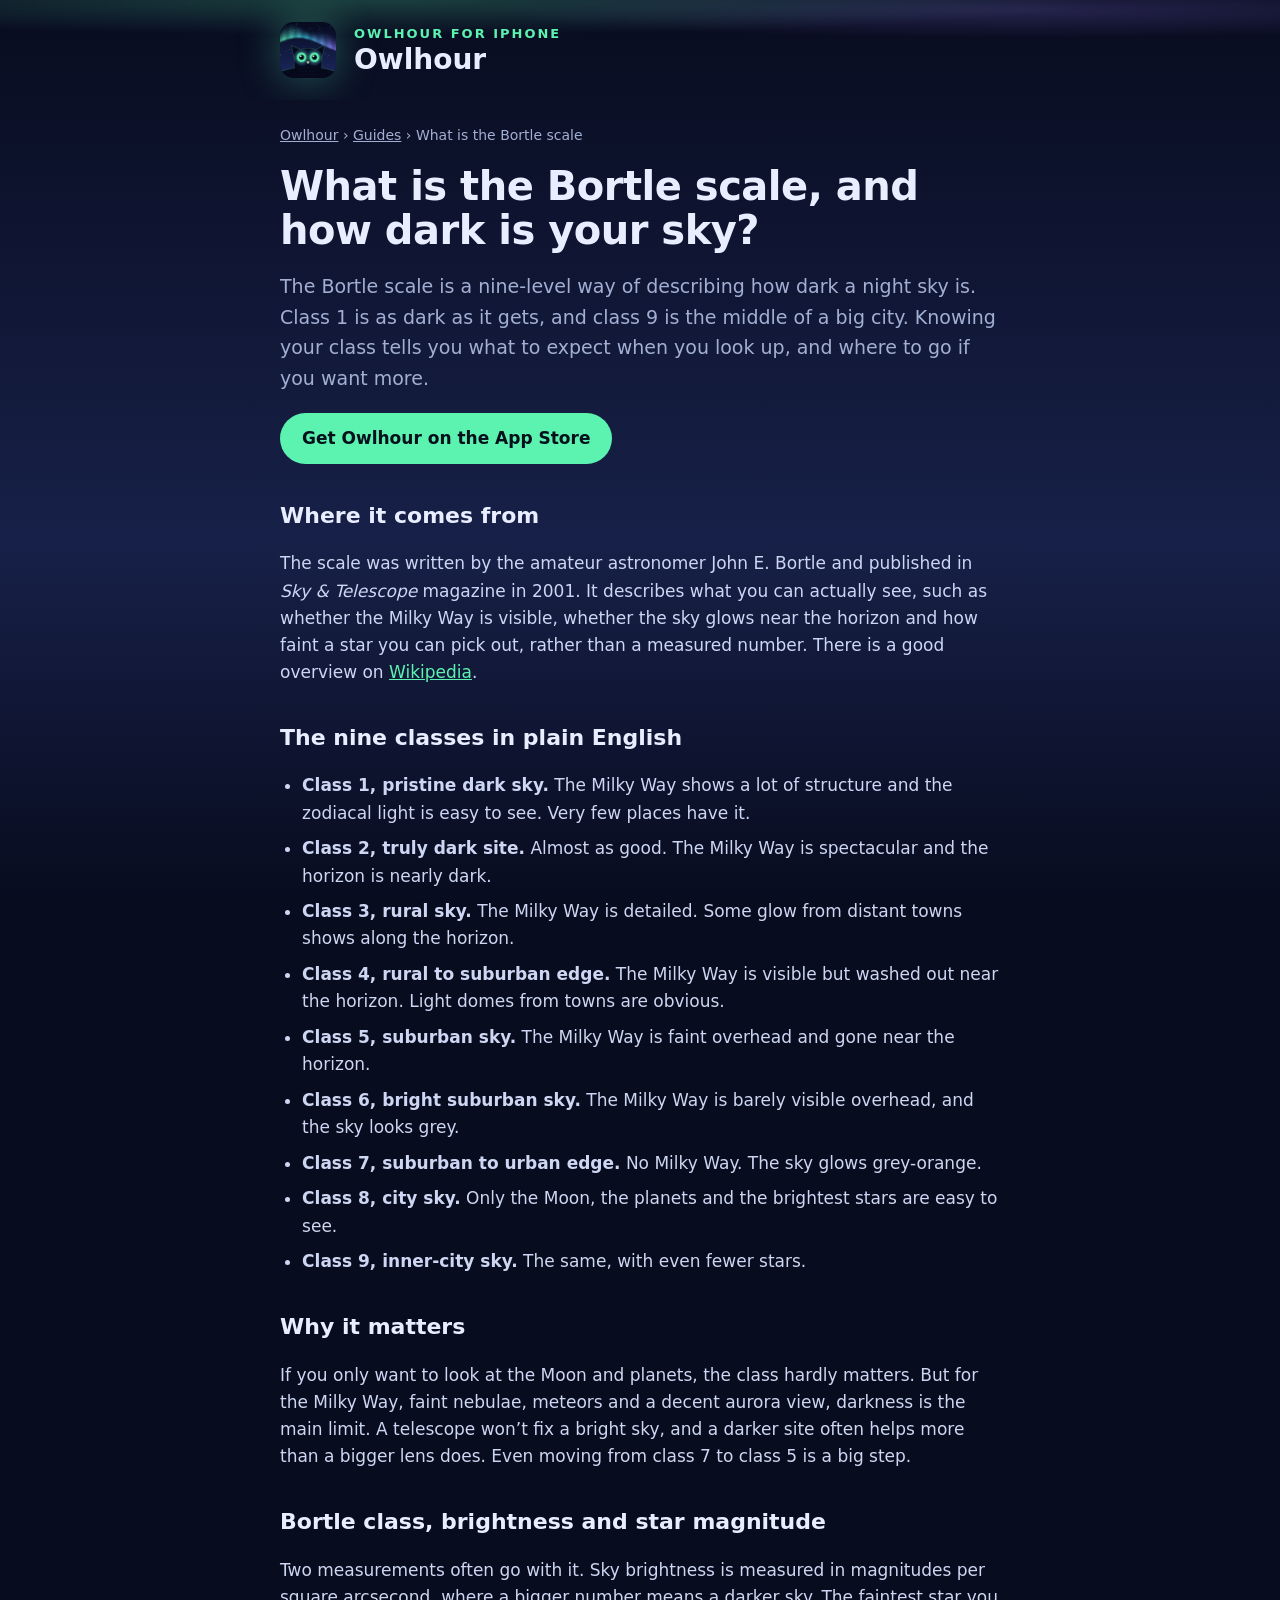
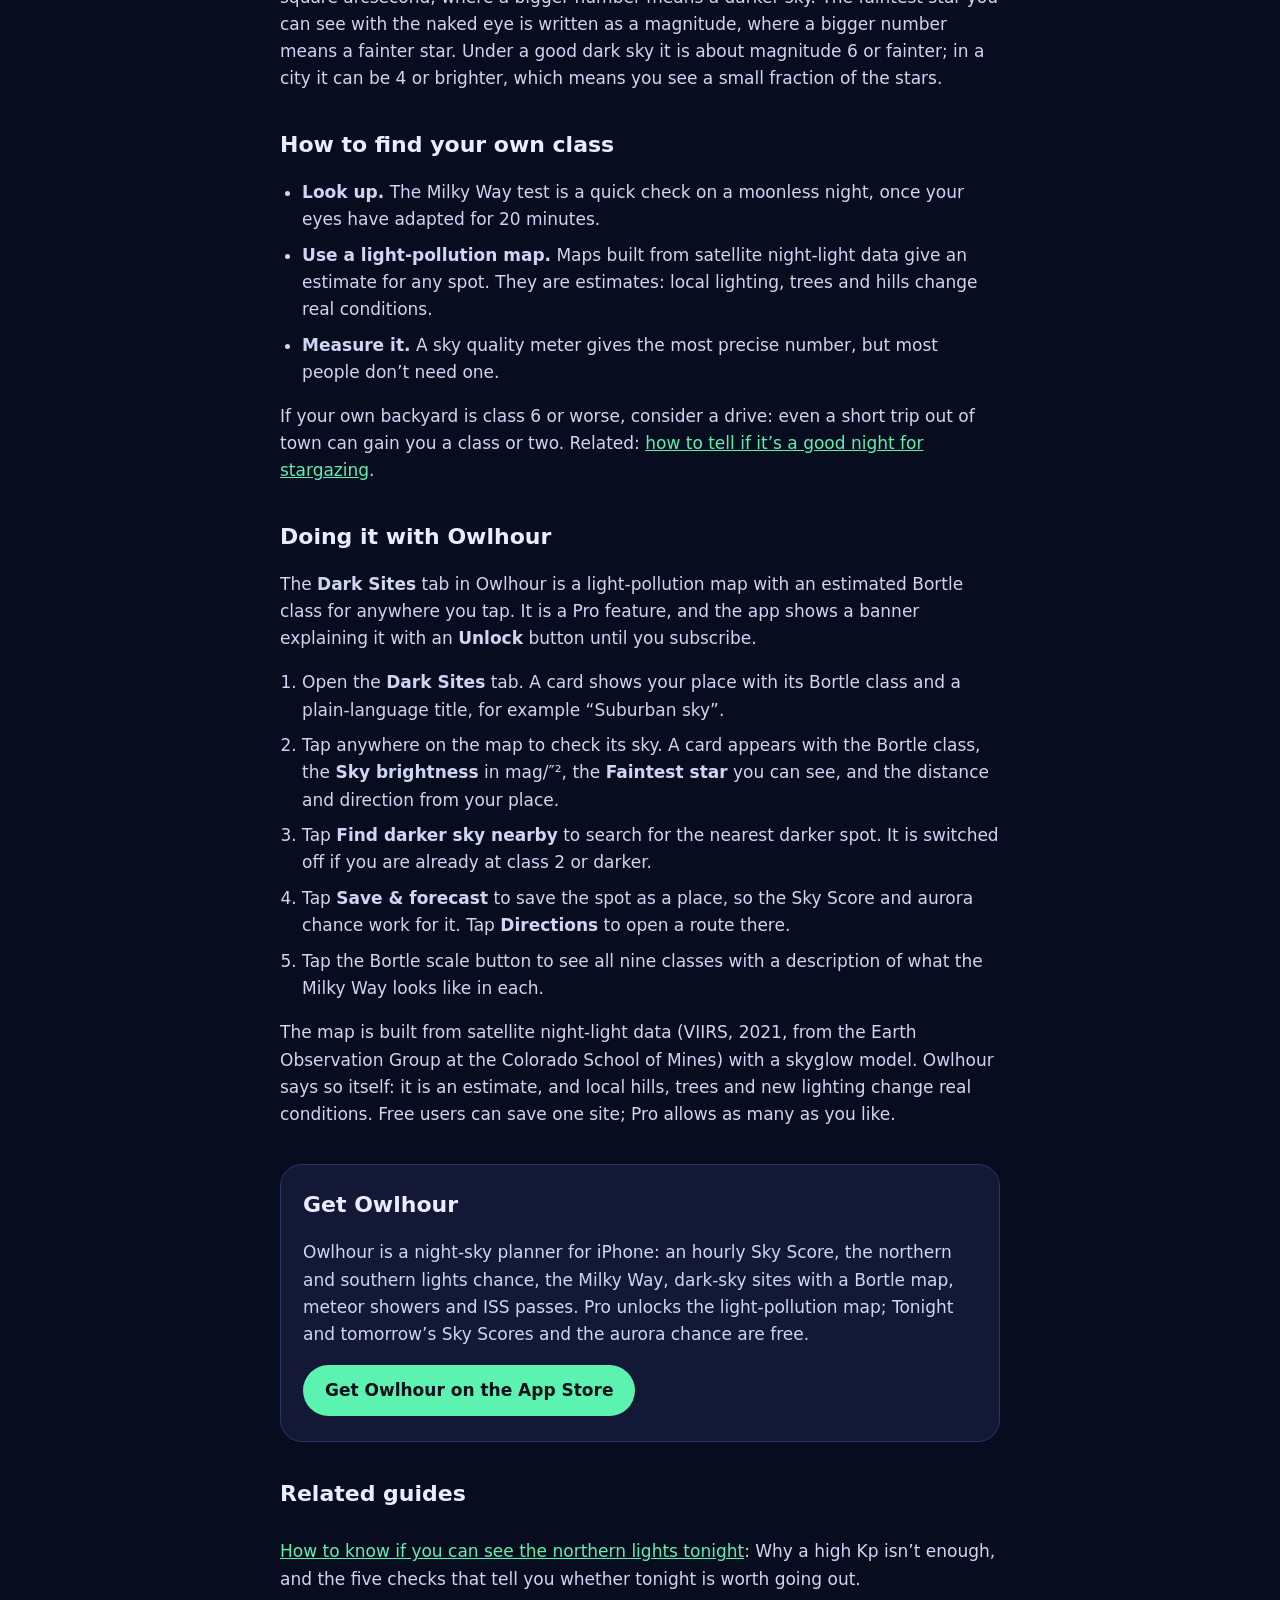
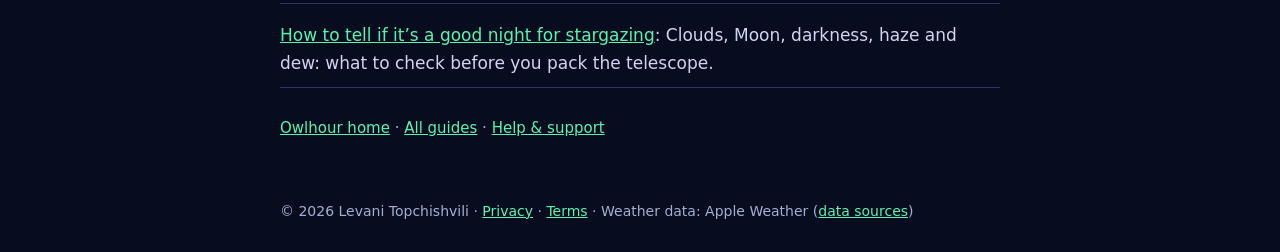
<file: docs/guides/what-is-the-bortle-scale.html>
<!doctype html>
<html lang="en">
<head>
<meta charset="utf-8">
<meta name="viewport" content="width=device-width, initial-scale=1">
<title>What Is the Bortle Scale and How Dark Is Your Sky? – Owlhour</title>
<meta name="description" content="The Bortle scale rates how dark a night sky is from 1 to 9. See what each class looks like, what you can see in each, and how to find your own sky’s class.">
<link rel="canonical" href="https://levan2002.github.io/owlhour/guides/what-is-the-bortle-scale.html">
<meta property="og:type" content="article">
<meta property="og:title" content="What Is the Bortle Scale and How Dark Is Your Sky? – Owlhour">
<meta property="og:description" content="The Bortle scale rates how dark a night sky is from 1 to 9. See what each class looks like, what you can see in each, and how to find your own sky’s class.">
<meta property="og:url" content="https://levan2002.github.io/owlhour/guides/what-is-the-bortle-scale.html">
<meta property="og:site_name" content="Owlhour">
<meta name="twitter:card" content="summary">
<meta name="apple-itunes-app" content="app-id=6818359095">
<meta name="theme-color" content="#080c1f">
<link rel="icon" href="../icon.png"><link rel="apple-touch-icon" href="../icon.png"><link rel="stylesheet" href="../style.css">
<script type="application/ld+json">
{
  "@context": "https://schema.org",
  "@type": "Article",
  "headline": "What is the Bortle scale, and how dark is your sky?",
  "description": "The Bortle scale rates how dark a night sky is from 1 to 9. See what each class looks like, what you can see in each, and how to find your own sky’s class.",
  "author": {
    "@type": "Person",
    "name": "Levani Topchishvili"
  },
  "publisher": {
    "@type": "Person",
    "name": "Levani Topchishvili"
  },
  "datePublished": "2026-10-05",
  "dateModified": "2026-10-05",
  "mainEntityOfPage": "https://levan2002.github.io/owlhour/guides/what-is-the-bortle-scale.html",
  "inLanguage": "en"
}
</script>
<script type="application/ld+json">
{
  "@context": "https://schema.org",
  "@type": "BreadcrumbList",
  "itemListElement": [
    {
      "@type": "ListItem",
      "position": 1,
      "name": "Owlhour",
      "item": "https://levan2002.github.io/owlhour/"
    },
    {
      "@type": "ListItem",
      "position": 2,
      "name": "Guides",
      "item": "https://levan2002.github.io/owlhour/guides/"
    },
    {
      "@type": "ListItem",
      "position": 3,
      "name": "What is the Bortle scale",
      "item": "https://levan2002.github.io/owlhour/guides/what-is-the-bortle-scale.html"
    }
  ]
}
</script>
</head>
<body>
<section class="sky g-top"><div class="wrap"><a class="head g-home" href="../" aria-label="Owlhour home"><img src="../icon.png" alt="Owlhour icon"><div><div class="eyebrow">Owlhour for iPhone</div><div class="g-brand">Owlhour</div></div></a></div></section>
<main class="wrap g-main">
<nav class="g-crumbs" aria-label="Breadcrumb"><a href="../">Owlhour</a> <span aria-hidden="true">&rsaquo;</span> <a href="./">Guides</a> <span aria-hidden="true">&rsaquo;</span> <span>What is the Bortle scale</span></nav>
<article class="g-article">
<h1>What is the Bortle scale, and how dark is your sky?</h1>
<p class="g-intro">The Bortle scale is a nine-level way of describing how dark a night sky is. Class 1 is as dark as it gets, and class 9 is the middle of a big city. Knowing your class tells you what to expect when you look up, and where to go if you want more.</p>
<p class="g-cta"><a class="g-btn" href="https://apps.apple.com/app/id6818359095">Get Owlhour on the App Store</a></p>

<h2>Where it comes from</h2>
<p>The scale was written by the amateur astronomer John E. Bortle and published in <em>Sky &amp; Telescope</em> magazine in 2001. It describes what you can actually see, such as whether the Milky Way is visible, whether the sky glows near the horizon and how faint a star you can pick out, rather than a measured number. There is a good overview on <a href="https://en.wikipedia.org/wiki/Bortle_scale">Wikipedia</a>.</p>
<h2>The nine classes in plain English</h2>
<ul>
<li><strong>Class 1, pristine dark sky.</strong> The Milky Way shows a lot of structure and the zodiacal light is easy to see. Very few places have it.</li>
<li><strong>Class 2, truly dark site.</strong> Almost as good. The Milky Way is spectacular and the horizon is nearly dark.</li>
<li><strong>Class 3, rural sky.</strong> The Milky Way is detailed. Some glow from distant towns shows along the horizon.</li>
<li><strong>Class 4, rural to suburban edge.</strong> The Milky Way is visible but washed out near the horizon. Light domes from towns are obvious.</li>
<li><strong>Class 5, suburban sky.</strong> The Milky Way is faint overhead and gone near the horizon.</li>
<li><strong>Class 6, bright suburban sky.</strong> The Milky Way is barely visible overhead, and the sky looks grey.</li>
<li><strong>Class 7, suburban to urban edge.</strong> No Milky Way. The sky glows grey-orange.</li>
<li><strong>Class 8, city sky.</strong> Only the Moon, the planets and the brightest stars are easy to see.</li>
<li><strong>Class 9, inner-city sky.</strong> The same, with even fewer stars.</li>
</ul>
<h2>Why it matters</h2>
<p>If you only want to look at the Moon and planets, the class hardly matters. But for the Milky Way, faint nebulae, meteors and a decent aurora view, darkness is the main limit. A telescope won’t fix a bright sky, and a darker site often helps more than a bigger lens does. Even moving from class 7 to class 5 is a big step.</p>
<h2>Bortle class, brightness and star magnitude</h2>
<p>Two measurements often go with it. Sky brightness is measured in magnitudes per square arcsecond, where a bigger number means a darker sky. The faintest star you can see with the naked eye is written as a magnitude, where a bigger number means a fainter star. Under a good dark sky it is about magnitude 6 or fainter; in a city it can be 4 or brighter, which means you see a small fraction of the stars.</p>

<h2>How to find your own class</h2>
<ul>
<li><strong>Look up.</strong> The Milky Way test is a quick check on a moonless night, once your eyes have adapted for 20 minutes.</li>
<li><strong>Use a light-pollution map.</strong> Maps built from satellite night-light data give an estimate for any spot. They are estimates: local lighting, trees and hills change real conditions.</li>
<li><strong>Measure it.</strong> A sky quality meter gives the most precise number, but most people don’t need one.</li>
</ul>
<p>If your own backyard is class 6 or worse, consider a drive: even a short trip out of town can gain you a class or two. Related: <a href="how-to-tell-if-its-a-good-night-for-stargazing.html">how to tell if it’s a good night for stargazing</a>.</p>

<h2 id="doing-it">Doing it with Owlhour</h2>

<p>The <strong>Dark Sites</strong> tab in Owlhour is a light-pollution map with an estimated Bortle class for anywhere you tap. It is a Pro feature, and the app shows a banner explaining it with an <strong>Unlock</strong> button until you subscribe.</p>
<ol class="g-steps">
<li>Open the <strong>Dark Sites</strong> tab. A card shows your place with its Bortle class and a plain-language title, for example “Suburban sky”.</li>
<li>Tap anywhere on the map to check its sky. A card appears with the Bortle class, the <strong>Sky brightness</strong> in mag/″², the <strong>Faintest star</strong> you can see, and the distance and direction from your place.</li>
<li>Tap <strong>Find darker sky nearby</strong> to search for the nearest darker spot. It is switched off if you are already at class 2 or darker.</li>
<li>Tap <strong>Save &amp; forecast</strong> to save the spot as a place, so the Sky Score and aurora chance work for it. Tap <strong>Directions</strong> to open a route there.</li>
<li>Tap the Bortle scale button to see all nine classes with a description of what the Milky Way looks like in each.</li>
</ol>
<p>The map is built from satellite night-light data (VIIRS, 2021, from the Earth Observation Group at the Colorado School of Mines) with a skyglow model. Owlhour says so itself: it is an estimate, and local hills, trees and new lighting change real conditions. Free users can save one site; Pro allows as many as you like.</p>

<aside class="g-end">
<h2>Get Owlhour</h2>
<p>Owlhour is a night-sky planner for iPhone: an hourly Sky Score, the northern and southern lights chance, the Milky Way, dark-sky sites with a Bortle map, meteor showers and ISS passes. Pro unlocks the light-pollution map; Tonight and tomorrow’s Sky Scores and the aurora chance are free.</p>
<p><a class="g-btn" href="https://apps.apple.com/app/id6818359095">Get Owlhour on the App Store</a></p>
</aside>
<h2>Related guides</h2>
<ul class="g-related">
<li><a href="how-to-know-if-you-can-see-the-northern-lights-tonight.html">How to know if you can see the northern lights tonight</a>: Why a high Kp isn’t enough, and the five checks that tell you whether tonight is worth going out.</li>
<li><a href="how-to-tell-if-its-a-good-night-for-stargazing.html">How to tell if it’s a good night for stargazing</a>: Clouds, Moon, darkness, haze and dew: what to check before you pack the telescope.</li>
</ul>
<p class="g-back"><a href="../">Owlhour home</a> &middot; <a href="./">All guides</a> &middot; <a href="../">Help &amp; support</a></p>
</article>
</main>
<footer>© 2026 Levani Topchishvili · <a href="../privacy.html">Privacy</a> · <a href="../terms.html">Terms</a> · Weather data: Apple Weather (<a href="https://developer.apple.com/weatherkit/data-source-attribution/">data sources</a>)</footer>
</body>
</html>
</file>
<file: docs/style.css>
:root{--bg:#080c1f;--bg2:#172048;--ink:#e8eeff;--soft:#a3afd2;--aurora:#5cf2b0;--teal:#3cc8e8;--violet:#9b7bff;--card:rgba(20,27,58,.85);--stroke:#2a3566}
*{box-sizing:border-box}html{background:var(--bg)}
body{margin:0;font:17px/1.6 ui-rounded,"SF Pro Rounded",-apple-system,system-ui,sans-serif;color:var(--ink);background:linear-gradient(180deg,var(--bg),var(--bg2) 60%,var(--bg)) fixed;min-height:100vh}
a{color:var(--aurora)}
.sky{position:relative;overflow:hidden;padding:56px 0 40px;background:radial-gradient(ellipse 80% 50% at 30% 0%,rgba(92,242,176,.22),transparent 70%),radial-gradient(ellipse 60% 40% at 80% 10%,rgba(155,123,255,.20),transparent 70%)}
.wrap{max-width:760px;margin:0 auto;padding:0 20px}
.head{display:flex;gap:18px;align-items:center}
.head img{width:84px;height:84px;border-radius:20px;box-shadow:0 0 40px rgba(92,242,176,.35)}
h1{font-size:44px;line-height:1.1;margin:0;font-weight:800;letter-spacing:-.5px}
h2{font-size:22px;margin:36px 0 8px;color:var(--ink)}
.eyebrow{font-size:13px;font-weight:800;letter-spacing:2px;text-transform:uppercase;color:var(--aurora)}
.lead{font-size:20px;color:var(--soft);margin:18px 0 0}
.card{background:var(--card);border:1px solid var(--stroke);border-radius:22px;padding:18px 22px;margin:16px 0}
.grid{display:grid;grid-template-columns:repeat(auto-fit,minmax(210px,1fr));gap:14px;margin-top:22px}
.grid .card{margin:0}.grid b{display:block;color:var(--aurora);margin-bottom:4px}
p,li{color:#cdd6f2}
footer{max-width:760px;margin:60px auto 30px;padding:0 20px;color:var(--soft);font-size:14px}

/* ---- Guides ---- */
.g-top{padding:22px 0}
.g-home{text-decoration:none;color:inherit}
.g-top .head img{width:56px;height:56px;border-radius:14px}
.g-brand{font-size:28px;font-weight:800;line-height:1.1;color:var(--ink)}
.g-main{padding-top:18px}
.g-crumbs{font-size:14px;color:var(--soft);margin:6px 0 18px}
.g-crumbs a{color:var(--soft)}
.g-article h1{font-size:clamp(30px,6vw,40px);margin:0 0 14px}
.g-article h2{font-size:22px;margin:34px 0 8px}
.g-article h3{font-size:18px;margin:22px 0 6px}
.g-article ul,.g-article ol{padding-left:1.3em}
.g-article li{margin-bottom:.5em}
.g-intro{font-size:19px;color:var(--soft)}
.g-cta{margin:20px 0 8px}
.g-btn{display:inline-block;padding:12px 22px;border-radius:999px;background:var(--aurora);color:#04101c;font-weight:800;text-decoration:none}
.g-btn:hover{filter:brightness(1.08)}
.g-steps{padding-left:1.4em}
.g-end{margin:36px 0 0;padding:6px 22px 8px;background:var(--card);border:1px solid var(--stroke);border-radius:22px}
.g-end h2{margin-top:16px}
.g-related{list-style:none;padding:0!important}
.g-related li{padding:10px 0;border-bottom:1px solid var(--stroke)}
.g-list{list-style:none;padding:0!important;margin:28px 0 0}
.g-list li{background:var(--card);border:1px solid var(--stroke);border-radius:22px;padding:6px 22px 4px;margin:0 0 14px}
.g-list h2{font-size:20px;margin:14px 0 4px}
.g-list h2 a{text-decoration:none}
.g-back{margin-top:28px;font-size:15px;color:var(--soft)}
@media (max-width:480px){.g-btn{display:block;text-align:center}}
</file>
